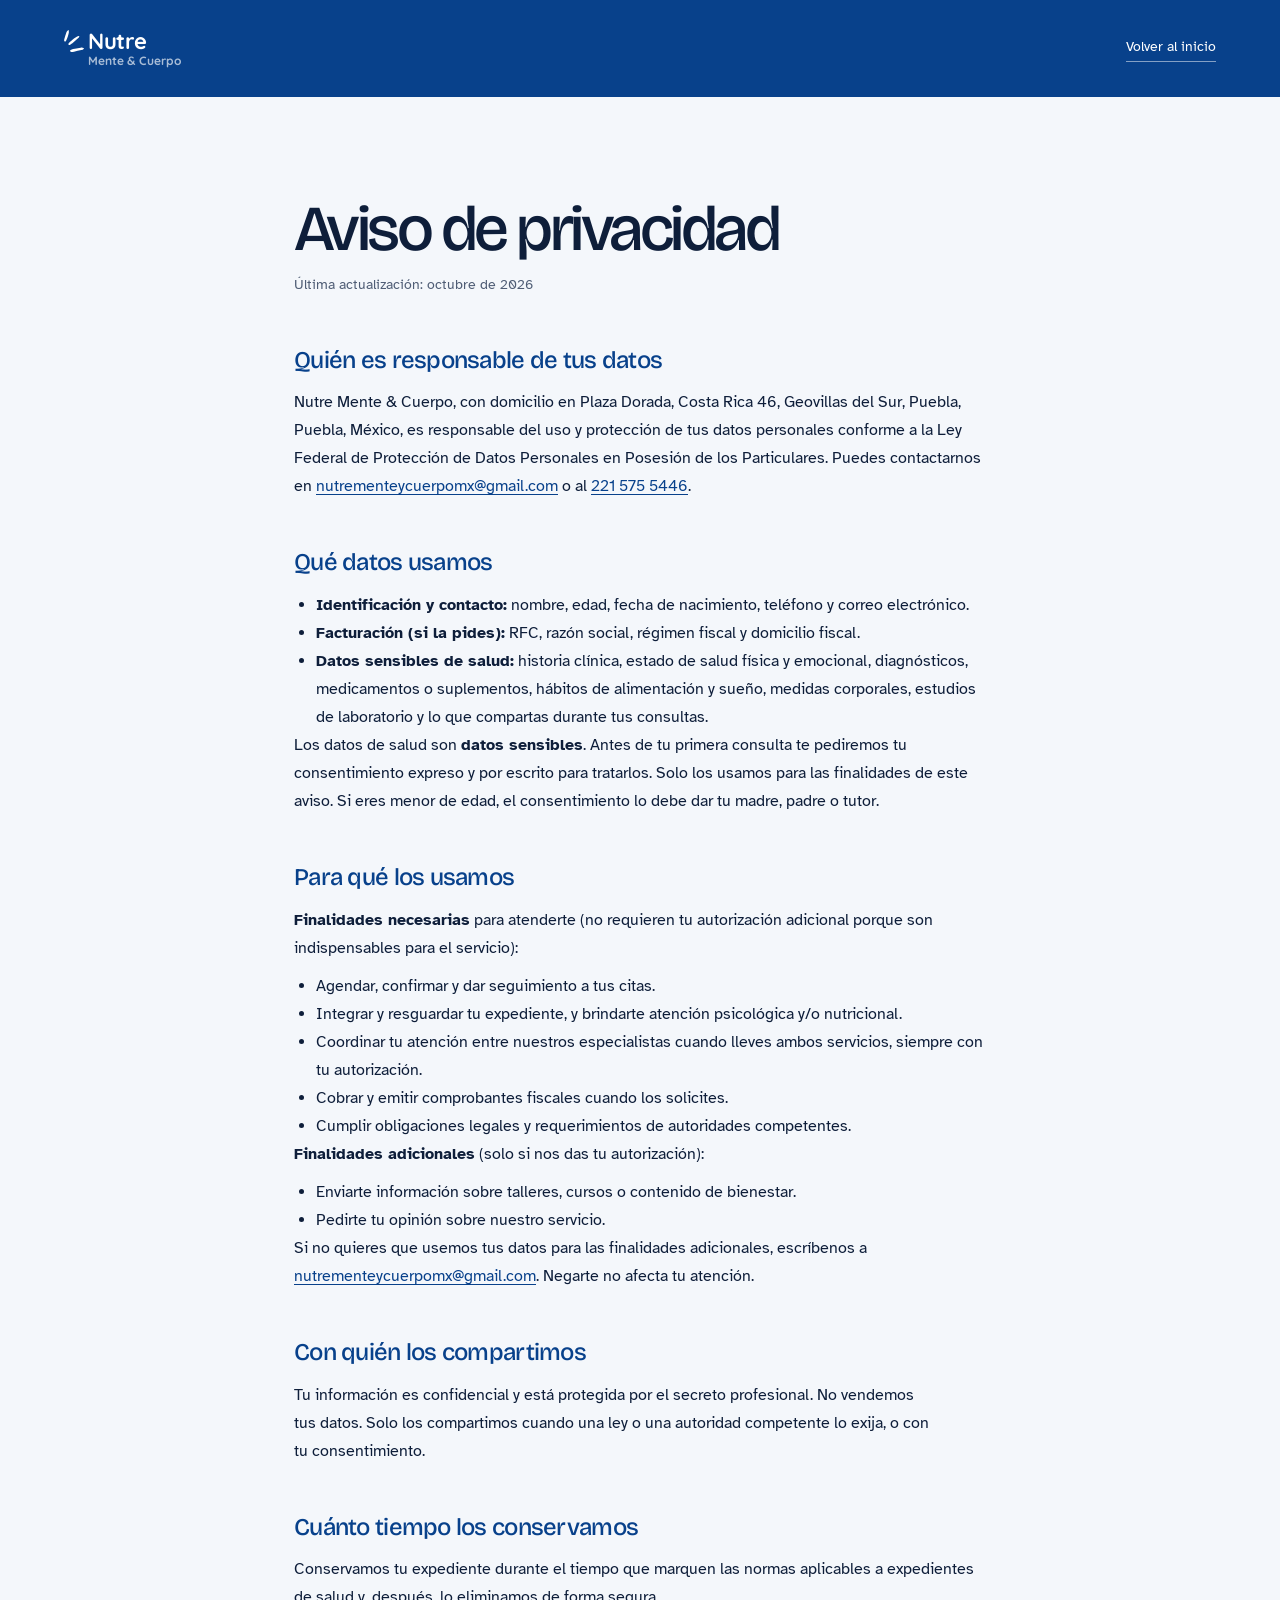
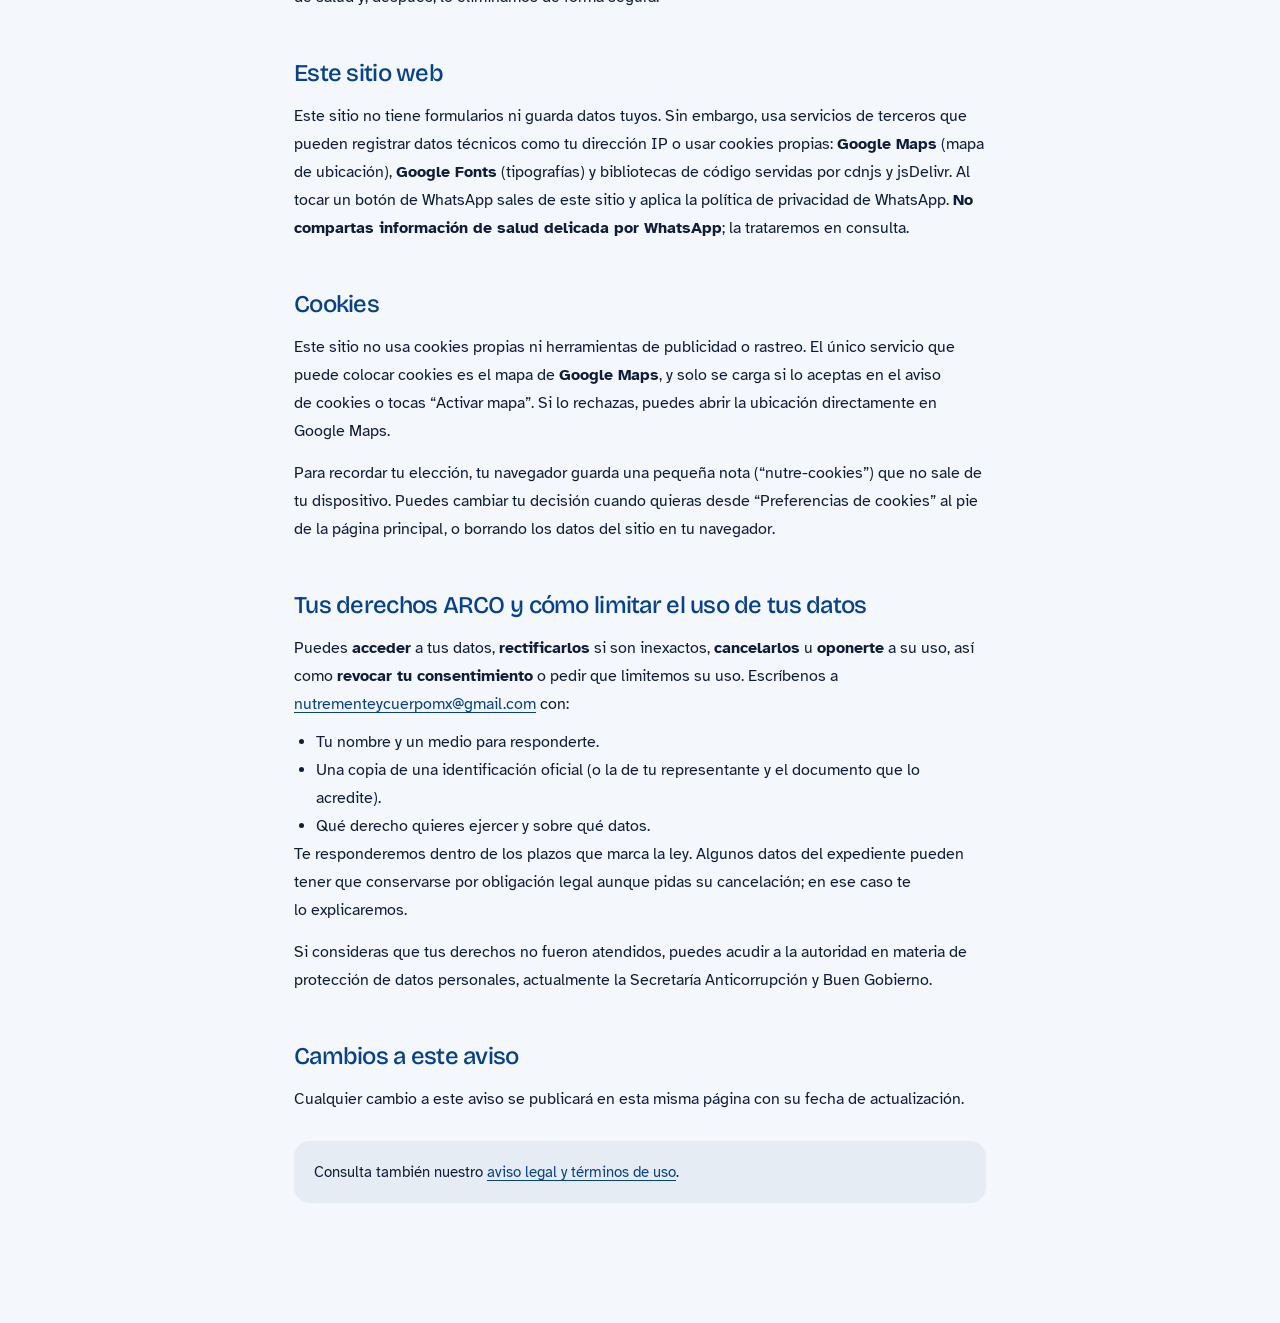
<file: aviso-de-privacidad.html>
<!doctype html>
<html lang="es">
  <head>
    <meta charset="UTF-8" />
    <meta name="viewport" content="width=device-width, initial-scale=1.0" />
    <title>Aviso de privacidad | Nutre Mente & Cuerpo</title>
    <meta name="robots" content="noindex" />
    <meta name="theme-color" content="#08418b" />
    <link rel="icon" href="favicon.svg" type="image/svg+xml" />
    <link rel="preconnect" href="https://fonts.googleapis.com" />
    <link rel="preconnect" href="https://fonts.gstatic.com" crossorigin />
    <link rel="stylesheet" href="https://fonts.googleapis.com/css2?family=Atkinson+Hyperlegible:ital,wght@0,400;0,700;1,400&family=Bricolage+Grotesque:opsz,wght@12..96,400..700&family=Quicksand:wght@500;700&display=swap" />
    <link rel="stylesheet" href="styles.css" />
    <style>
      .legal-page { max-width: 820px; margin: 0 auto; padding: 60px 5vw 120px; }
      .legal-top { padding: 30px 5vw; display: flex; align-items: center; justify-content: space-between; color: white; background: var(--forest); }
      .legal-top a.back { font-size: 14px; border-bottom: 1px solid rgba(255,255,255,.5); padding-bottom: 3px; }
      .legal-page h1 { margin: 40px 0 12px; font: 500 clamp(40px,6vw,64px)/1 var(--display); letter-spacing: -.055em; }
      .legal-page .updated { color: var(--muted); font-size: 14px; }
      .legal-page h2 { margin: 48px 0 14px; font: 500 24px/1.2 var(--display); letter-spacing: -.03em; color: var(--forest); }
      .legal-page p, .legal-page li { color: var(--ink); font-size: 16px; line-height: 1.75; }
      .legal-page p + p { margin-top: 14px; }
      .legal-page ul { margin: 10px 0 0; padding-left: 22px; list-style: disc; }
      .legal-page .note { margin-top: 28px; padding: 18px 20px; border-radius: 16px; background: var(--cream); font-size: 15px; }
      .legal-page a { color: var(--forest); text-decoration: underline; text-underline-offset: 3px; }
    </style>
  </head>
  <body>
    <header class="legal-top">
      <a class="brand brand-light" href="index.html" aria-label="Nutre Mente & Cuerpo, inicio">
        <svg aria-hidden="true" class="mark" viewBox="-0.5 0 265.9 295.4"><path d="M265.4,250.5c-9.2,10.7-21.2,15.6-34.9,18.4c-32.8,6.8-65.4,14.8-98.2,21.7c-10.9,2.2-21.9,3.6-32.9,4.2c-10.1,0.6-17-4.6-18.6-12.2c-1.6-7.9,3-16.1,13.2-18.7c16.8-4.3,34-7,51-10.6c25.8-5.4,51.4-11.5,77.2-16.2c15-2.8,29.9-0.7,43.1,8L265.4,250.5z M56.4,0c-11.1,6.7-20,15.6-24.1,27.9c-10.6,31.8-20.7,63.8-30.4,96c-1.9,6.3-2.4,13-1.5,19.5c0.6,4.3,4.3,10.3,7.8,11.3c4.1,1.1,9.9-1.8,14.2-4.2c2.5-1.4,4.1-5.1,5.4-8.1c14.8-35.8,29.3-71.7,35.6-110.1C65.1,22,61.3,10.8,60,0H56.4z M175.2,87.6c-28.9,18.3-58.2,35.8-81.7,61.4c-5.6,6.1-12.9,10.7-19,16.4c-5.4,5.1-11,10.2-15.2,16.3c-3.8,5.4-4,12.1,1.4,17.3c5.1,4.9,11.3,4.4,16.7,1.1c11.5-7,23.4-13.7,33.7-22.2c20.5-17.1,40.1-35.2,59.9-53c7.8-7,15.6-14.1,23.1-21.4c5.8-5.7,10.5-12.2,9.6-21.6C193,79.2,183.7,82.2,175.2,87.6z" /></svg>
        <span><strong>Nutre</strong><small>Mente &amp; Cuerpo</small></span>
      </a>
      <a class="back" href="index.html">Volver al inicio</a>
    </header>

    <!-- Plantilla base actualizada a la LFPDPPP publicada el 20 de marzo de 2025. Debe revisarla el consultorio, idealmente con un abogado, antes de publicarla. -->
    <main class="legal-page">
      <h1>Aviso de privacidad</h1>
      <p class="updated">Última actualización: octubre de 2026</p>

      <h2>Quién es responsable de tus datos</h2>
      <p>
        <!-- PENDIENTE: nombre completo de la persona física o razón social responsable -->
        Nutre Mente &amp; Cuerpo, con domicilio en Plaza Dorada, Costa Rica 46, Geovillas del Sur, Puebla, Puebla,
        México, es responsable del uso y protección de tus datos personales conforme a la Ley Federal de
        Protección de Datos Personales en Posesión de los Particulares. Puedes contactarnos en
        <a href="mailto:nutrementeycuerpomx@gmail.com">nutrementeycuerpomx@gmail.com</a> o al
        <a href="tel:+522215755446">221 575 5446</a>.
      </p>

      <h2>Qué datos usamos</h2>
      <ul>
        <li><strong>Identificación y contacto:</strong> nombre, edad, fecha de nacimiento, teléfono y correo electrónico.</li>
        <li><strong>Facturación (si la pides):</strong> RFC, razón social, régimen fiscal y domicilio fiscal.</li>
        <li>
          <strong>Datos sensibles de salud:</strong> historia clínica, estado de salud física y emocional,
          diagnósticos, medicamentos o suplementos, hábitos de alimentación y sueño, medidas corporales,
          estudios de laboratorio y lo que compartas durante tus consultas.
        </li>
      </ul>
      <p>
        Los datos de salud son <strong>datos sensibles</strong>. Antes de tu primera consulta te pediremos tu
        consentimiento expreso y por escrito para tratarlos. Solo los usamos para las finalidades de este aviso.
        Si eres menor de edad, el consentimiento lo debe dar tu madre, padre o tutor.
      </p>

      <h2>Para qué los usamos</h2>
      <p><strong>Finalidades necesarias</strong> para atenderte (no requieren tu autorización adicional porque son indispensables para el servicio):</p>
      <ul>
        <li>Agendar, confirmar y dar seguimiento a tus citas.</li>
        <li>Integrar y resguardar tu expediente, y brindarte atención psicológica y/o nutricional.</li>
        <li>Coordinar tu atención entre nuestros especialistas cuando lleves ambos servicios, siempre con tu autorización.</li>
        <li>Cobrar y emitir comprobantes fiscales cuando los solicites.</li>
        <li>Cumplir obligaciones legales y requerimientos de autoridades competentes.</li>
      </ul>
      <p><strong>Finalidades adicionales</strong> (solo si nos das tu autorización):</p>
      <ul>
        <li>Enviarte información sobre talleres, cursos o contenido de bienestar.</li>
        <li>Pedirte tu opinión sobre nuestro servicio.</li>
      </ul>
      <p>
        Si no quieres que usemos tus datos para las finalidades adicionales, escríbenos a
        <a href="mailto:nutrementeycuerpomx@gmail.com">nutrementeycuerpomx@gmail.com</a>. Negarte no afecta tu atención.
      </p>

      <h2>Con quién los compartimos</h2>
      <p>
        Tu información es confidencial y está protegida por el secreto profesional. No vendemos tus datos.
        Solo los compartimos cuando una ley o una autoridad competente lo exija, o con tu consentimiento.
      </p>

      <h2>Cuánto tiempo los conservamos</h2>
      <p>
        Conservamos tu expediente durante el tiempo que marquen las normas aplicables a expedientes de salud
        y, después, lo eliminamos de forma segura.
      </p>

      <h2>Este sitio web</h2>
      <p>
        Este sitio no tiene formularios ni guarda datos tuyos. Sin embargo, usa servicios de terceros que pueden
        registrar datos técnicos como tu dirección IP o usar cookies propias: <strong>Google Maps</strong> (mapa de
        ubicación), <strong>Google Fonts</strong> (tipografías) y bibliotecas de código servidas por cdnjs y jsDelivr.
        Al tocar un botón de WhatsApp sales de este sitio y aplica la política de privacidad de WhatsApp.
        <strong>No compartas información de salud delicada por WhatsApp</strong>; la trataremos en consulta.
      </p>

      <h2>Cookies</h2>
      <p>
        Este sitio no usa cookies propias ni herramientas de publicidad o rastreo. El único servicio que puede
        colocar cookies es el mapa de <strong>Google Maps</strong>, y solo se carga si lo aceptas en el aviso de
        cookies o tocas “Activar mapa”. Si lo rechazas, puedes abrir la ubicación directamente en Google Maps.
      </p>
      <p>
        Para recordar tu elección, tu navegador guarda una pequeña nota (“nutre-cookies”) que no sale de tu
        dispositivo. Puedes cambiar tu decisión cuando quieras desde “Preferencias de cookies” al pie de la página
        principal, o borrando los datos del sitio en tu navegador.
      </p>

      <h2>Tus derechos ARCO y cómo limitar el uso de tus datos</h2>
      <p>
        Puedes <strong>acceder</strong> a tus datos, <strong>rectificarlos</strong> si son inexactos,
        <strong>cancelarlos</strong> u <strong>oponerte</strong> a su uso, así como <strong>revocar tu consentimiento</strong>
        o pedir que limitemos su uso. Escríbenos a
        <a href="mailto:nutrementeycuerpomx@gmail.com">nutrementeycuerpomx@gmail.com</a> con:
      </p>
      <ul>
        <li>Tu nombre y un medio para responderte.</li>
        <li>Una copia de una identificación oficial (o la de tu representante y el documento que lo acredite).</li>
        <li>Qué derecho quieres ejercer y sobre qué datos.</li>
      </ul>
      <p>
        Te responderemos dentro de los plazos que marca la ley. Algunos datos del expediente pueden tener que
        conservarse por obligación legal aunque pidas su cancelación; en ese caso te lo explicaremos.
      </p>
      <p>
        Si consideras que tus derechos no fueron atendidos, puedes acudir a la autoridad en materia de protección
        de datos personales, actualmente la Secretaría Anticorrupción y Buen Gobierno.
      </p>

      <h2>Cambios a este aviso</h2>
      <p>Cualquier cambio a este aviso se publicará en esta misma página con su fecha de actualización.</p>

      <p class="note">Consulta también nuestro <a href="aviso-legal.html">aviso legal y términos de uso</a>.</p>
    </main>
  </body>
</html>
</file>
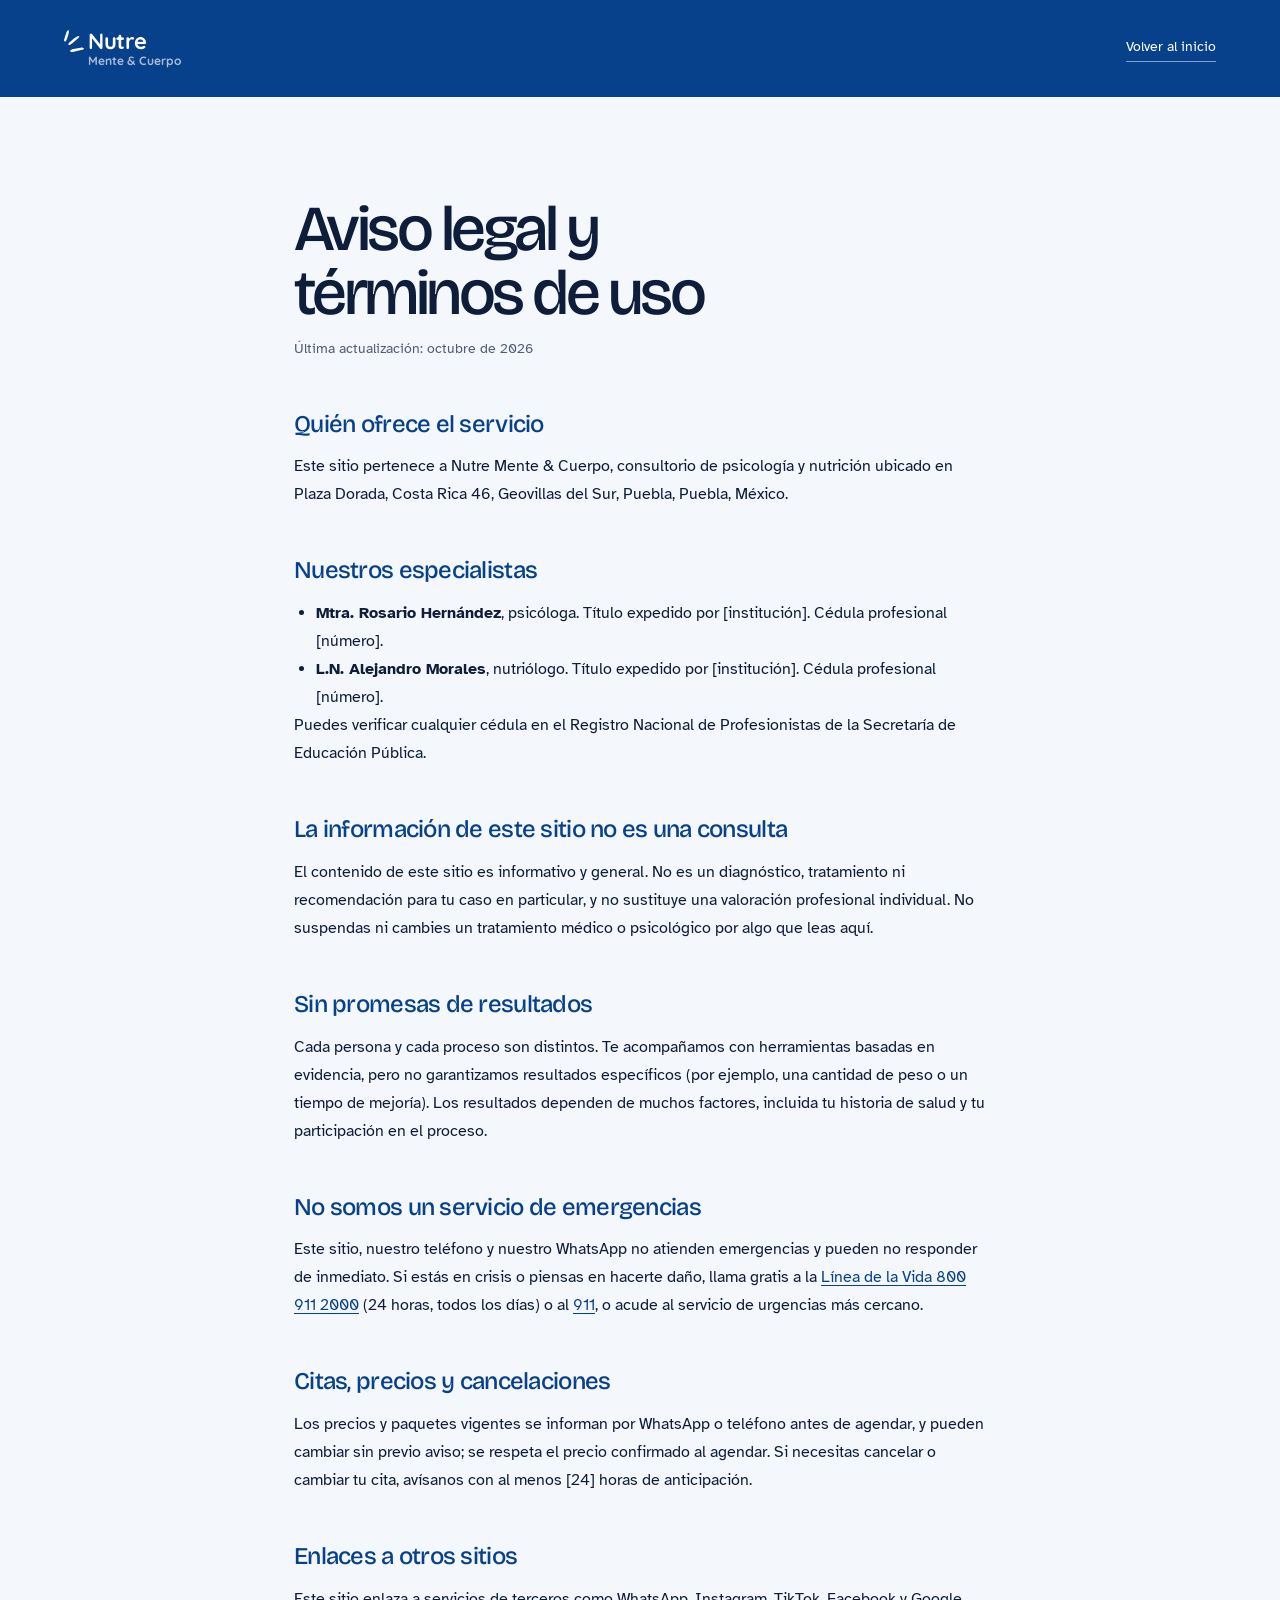
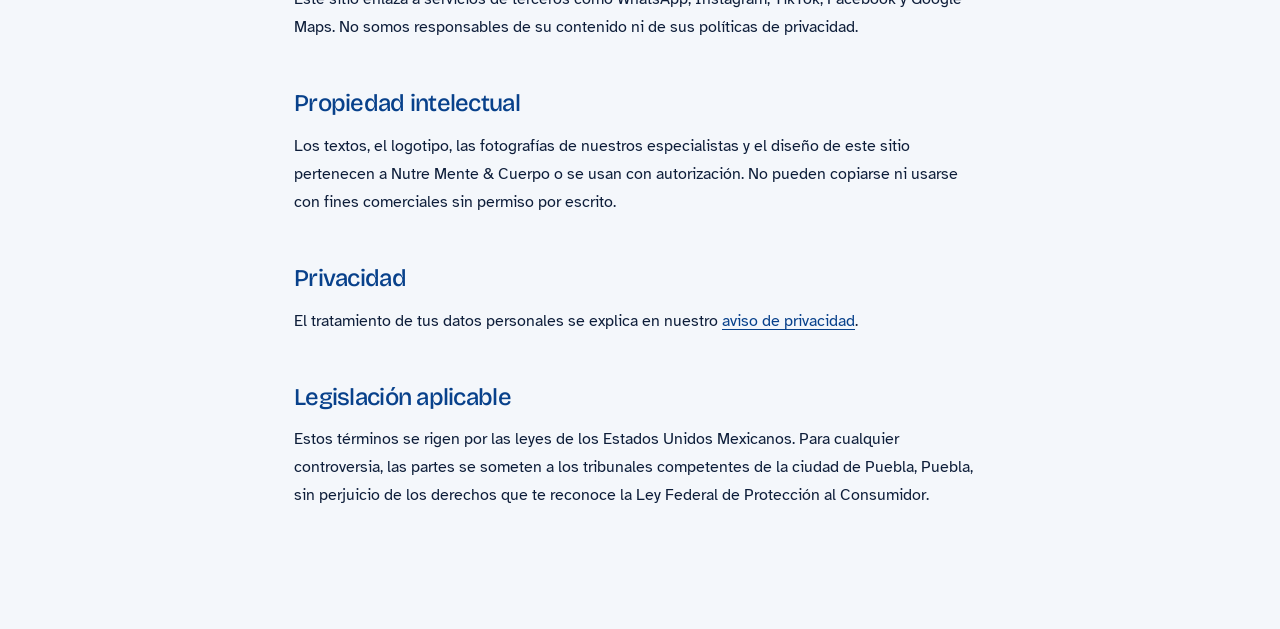
<file: aviso-legal.html>
<!doctype html>
<html lang="es">
  <head>
    <meta charset="UTF-8" />
    <meta name="viewport" content="width=device-width, initial-scale=1.0" />
    <title>Aviso legal | Nutre Mente & Cuerpo</title>
    <meta name="robots" content="noindex" />
    <meta name="theme-color" content="#08418b" />
    <link rel="icon" href="favicon.svg" type="image/svg+xml" />
    <link rel="preconnect" href="https://fonts.googleapis.com" />
    <link rel="preconnect" href="https://fonts.gstatic.com" crossorigin />
    <link rel="stylesheet" href="https://fonts.googleapis.com/css2?family=Atkinson+Hyperlegible:ital,wght@0,400;0,700;1,400&family=Bricolage+Grotesque:opsz,wght@12..96,400..700&family=Quicksand:wght@500;700&display=swap" />
    <link rel="stylesheet" href="styles.css" />
    <style>
      .legal-page { max-width: 820px; margin: 0 auto; padding: 60px 5vw 120px; }
      .legal-top { padding: 30px 5vw; display: flex; align-items: center; justify-content: space-between; color: white; background: var(--forest); }
      .legal-top a.back { font-size: 14px; border-bottom: 1px solid rgba(255,255,255,.5); padding-bottom: 3px; }
      .legal-page h1 { margin: 40px 0 12px; font: 500 clamp(40px,6vw,64px)/1 var(--display); letter-spacing: -.055em; }
      .legal-page .updated { color: var(--muted); font-size: 14px; }
      .legal-page h2 { margin: 48px 0 14px; font: 500 24px/1.2 var(--display); letter-spacing: -.03em; color: var(--forest); }
      .legal-page p, .legal-page li { color: var(--ink); font-size: 16px; line-height: 1.75; }
      .legal-page p + p { margin-top: 14px; }
      .legal-page ul { margin: 10px 0 0; padding-left: 22px; list-style: disc; }
      .legal-page .note { margin-top: 28px; padding: 18px 20px; border-radius: 16px; background: var(--cream); font-size: 15px; }
      .legal-page a { color: var(--forest); text-decoration: underline; text-underline-offset: 3px; }
    </style>
  </head>
  <body>
    <header class="legal-top">
      <a class="brand brand-light" href="index.html" aria-label="Nutre Mente & Cuerpo, inicio">
        <svg aria-hidden="true" class="mark" viewBox="-0.5 0 265.9 295.4"><path d="M265.4,250.5c-9.2,10.7-21.2,15.6-34.9,18.4c-32.8,6.8-65.4,14.8-98.2,21.7c-10.9,2.2-21.9,3.6-32.9,4.2c-10.1,0.6-17-4.6-18.6-12.2c-1.6-7.9,3-16.1,13.2-18.7c16.8-4.3,34-7,51-10.6c25.8-5.4,51.4-11.5,77.2-16.2c15-2.8,29.9-0.7,43.1,8L265.4,250.5z M56.4,0c-11.1,6.7-20,15.6-24.1,27.9c-10.6,31.8-20.7,63.8-30.4,96c-1.9,6.3-2.4,13-1.5,19.5c0.6,4.3,4.3,10.3,7.8,11.3c4.1,1.1,9.9-1.8,14.2-4.2c2.5-1.4,4.1-5.1,5.4-8.1c14.8-35.8,29.3-71.7,35.6-110.1C65.1,22,61.3,10.8,60,0H56.4z M175.2,87.6c-28.9,18.3-58.2,35.8-81.7,61.4c-5.6,6.1-12.9,10.7-19,16.4c-5.4,5.1-11,10.2-15.2,16.3c-3.8,5.4-4,12.1,1.4,17.3c5.1,4.9,11.3,4.4,16.7,1.1c11.5-7,23.4-13.7,33.7-22.2c20.5-17.1,40.1-35.2,59.9-53c7.8-7,15.6-14.1,23.1-21.4c5.8-5.7,10.5-12.2,9.6-21.6C193,79.2,183.7,82.2,175.2,87.6z" /></svg>
        <span><strong>Nutre</strong><small>Mente &amp; Cuerpo</small></span>
      </a>
      <a class="back" href="index.html">Volver al inicio</a>
    </header>

    <!-- Plantilla base. Debe revisarla el consultorio, idealmente con un abogado, antes de publicarla. -->
    <main class="legal-page">
      <h1>Aviso legal y términos de uso</h1>
      <p class="updated">Última actualización: octubre de 2026</p>

      <h2>Quién ofrece el servicio</h2>
      <p>
        <!-- PENDIENTE: nombre completo o razón social del titular del consultorio -->
        Este sitio pertenece a Nutre Mente &amp; Cuerpo, consultorio de psicología y nutrición ubicado en
        Plaza Dorada, Costa Rica 46, Geovillas del Sur, Puebla, Puebla, México.
      </p>

      <h2>Nuestros especialistas</h2>
      <!-- OBLIGATORIO (Art. 83 Ley General de Salud): institución que expidió el título y número de cédula profesional -->
      <ul>
        <li><strong>Mtra. Rosario Hernández</strong>, psicóloga. Título expedido por [institución]. Cédula profesional [número].</li>
        <li><strong>L.N. Alejandro Morales</strong>, nutriólogo. Título expedido por [institución]. Cédula profesional [número].</li>
      </ul>
      <p>Puedes verificar cualquier cédula en el Registro Nacional de Profesionistas de la Secretaría de Educación Pública.</p>

      <h2>La información de este sitio no es una consulta</h2>
      <p>
        El contenido de este sitio es informativo y general. No es un diagnóstico, tratamiento ni recomendación
        para tu caso en particular, y no sustituye una valoración profesional individual. No suspendas ni cambies
        un tratamiento médico o psicológico por algo que leas aquí.
      </p>

      <h2>Sin promesas de resultados</h2>
      <p>
        Cada persona y cada proceso son distintos. Te acompañamos con herramientas basadas en evidencia, pero no
        garantizamos resultados específicos (por ejemplo, una cantidad de peso o un tiempo de mejoría). Los resultados
        dependen de muchos factores, incluida tu historia de salud y tu participación en el proceso.
      </p>

      <h2>No somos un servicio de emergencias</h2>
      <p>
        Este sitio, nuestro teléfono y nuestro WhatsApp no atienden emergencias y pueden no responder de inmediato.
        Si estás en crisis o piensas en hacerte daño, llama gratis a la <a href="tel:8009112000">Línea de la Vida
        800 911 2000</a> (24 horas, todos los días) o al <a href="tel:911">911</a>, o acude al servicio de urgencias
        más cercano.
      </p>

      <h2>Citas, precios y cancelaciones</h2>
      <!-- PENDIENTE: el consultorio debe definir su política de cancelación y anticipación -->
      <p>
        Los precios y paquetes vigentes se informan por WhatsApp o teléfono antes de agendar, y pueden cambiar
        sin previo aviso; se respeta el precio confirmado al agendar. Si necesitas cancelar o cambiar tu cita,
        avísanos con al menos [24] horas de anticipación.
      </p>

      <h2>Enlaces a otros sitios</h2>
      <p>
        Este sitio enlaza a servicios de terceros como WhatsApp, Instagram, TikTok, Facebook y Google Maps.
        No somos responsables de su contenido ni de sus políticas de privacidad.
      </p>

      <h2>Propiedad intelectual</h2>
      <p>
        Los textos, el logotipo, las fotografías de nuestros especialistas y el diseño de este sitio pertenecen a
        Nutre Mente &amp; Cuerpo o se usan con autorización. No pueden copiarse ni usarse con fines comerciales sin
        permiso por escrito.
      </p>

      <h2>Privacidad</h2>
      <p>El tratamiento de tus datos personales se explica en nuestro <a href="aviso-de-privacidad.html">aviso de privacidad</a>.</p>

      <h2>Legislación aplicable</h2>
      <p>
        Estos términos se rigen por las leyes de los Estados Unidos Mexicanos. Para cualquier controversia, las partes
        se someten a los tribunales competentes de la ciudad de Puebla, Puebla, sin perjuicio de los derechos que te
        reconoce la Ley Federal de Protección al Consumidor.
      </p>
    </main>
  </body>
</html>
</file>
<file: styles.css>
/* Reset base (equivalente al preflight de Tailwind v4 que usaba el proyecto de Figma Make) */
@layer base {
*, ::after, ::before, ::backdrop { box-sizing: border-box; margin: 0; padding: 0; border: 0 solid; }
html { line-height: 1.5; -webkit-text-size-adjust: 100%; tab-size: 4; -webkit-tap-highlight-color: transparent; }
h1, h2, h3, h4, h5, h6 { font-size: inherit; font-weight: inherit; }
a { color: inherit; -webkit-text-decoration: inherit; text-decoration: inherit; }
b, strong { font-weight: bolder; }
small { font-size: 80%; }
img, svg, video, canvas { display: block; vertical-align: middle; }
img, video { max-width: 100%; height: auto; }
button { font: inherit; font-feature-settings: inherit; font-variation-settings: inherit; letter-spacing: inherit; color: inherit; border-radius: 0; background-color: transparent; opacity: 1; }
button { appearance: button; }
}

:root {
  --forest: #08418b;
  --forest-deep: #052a5c;
  --sage: #b9d7c4;
  --lime: #d8e9a7;
  --cream: #f2f0e9;
  --paper: #fbfaf6;
  --ink: #0e1e3a;
  --muted: #4f5d75;
  --line: rgba(14, 30, 58, 0.18);
  font-family: var(--text);
  color: var(--ink);
  background: var(--paper);
  font-synthesis: none;
}

* { box-sizing: border-box; }
html { scroll-behavior: smooth; }
body { margin: 0; min-width: 320px; background: var(--paper); }
a { color: inherit; text-decoration: none; }
button, a { font: inherit; }
button:focus-visible, a:focus-visible { outline: 2px solid var(--lime); outline-offset: 4px; }
.site { overflow: hidden; }

.topbar {
  position: absolute;
  z-index: 50;
  top: 0;
  left: 0;
  width: 100%;
  height: 112px;
  padding: 0 3.2vw;
  display: flex;
  align-items: center;
  justify-content: space-between;
  color: white;
}

.brand { display: flex; align-items: center; gap: 12px; width: fit-content; }
.mark { width: 20px; height: 22px; align-self: flex-start; margin-right: -8px; fill: var(--forest); }
.brand > span { display: grid; line-height: 1; }
.brand strong { font: 700 20px/1 var(--display); letter-spacing: -0.05em; }
.brand small { margin-top: 5px; font-size: 9px; font-weight: 600; letter-spacing: 0.17em; text-transform: uppercase; }
.brand-light .mark { fill: white; }
.brand-light small { color: rgba(255,255,255,.65); }

.topbar-actions { display: flex; align-items: center; gap: 36px; }
.top-contact { padding-bottom: 4px; border-bottom: 1px solid rgba(255,255,255,.5); font-size: 13px; }
.menu-trigger { padding: 0; border: 0; display: flex; align-items: center; gap: 15px; color: white; background: none; cursor: pointer; }
.menu-trigger > span { font-size: 13px; }
.menu-trigger i { width: 50px; height: 50px; border: 1px solid rgba(255,255,255,.6); border-radius: 50%; display: grid; place-content: center; gap: 6px; }
.menu-trigger b { display: block; width: 17px; height: 1px; background: white; transition: transform .3s ease; }
.menu-trigger i.active b:first-child { transform: translateY(3.5px) rotate(45deg); }
.menu-trigger i.active b:last-child { transform: translateY(-3.5px) rotate(-45deg); }

.menu-panel { position: fixed; z-index: 40; inset: 0; overflow-y: auto; visibility: hidden; color: white; background: var(--forest-deep); transform: translateY(-100%); transition: transform .65s cubic-bezier(.77,0,.18,1), visibility 0s linear .65s; }
.menu-panel.open { visibility: visible; transform: translateY(0); transition: transform .65s cubic-bezier(.77,0,.18,1), visibility 0s; }
.menu-panel-inner { width: min(1000px,90%); margin: clamp(100px, 18vh, 150px) auto 40px; }
.menu-panel-inner > a span { font-size: clamp(30px, min(5vw, 7.5vh), 62px) !important; }
.menu-label { display: block; margin-bottom: 20px; color: var(--sage); font-size: 12px; text-transform: uppercase; letter-spacing: .14em; }
.menu-panel-inner > a { padding: 20px 0; border-top: 1px solid rgba(255,255,255,.16); display: grid; grid-template-columns: 70px 1fr 34px; align-items: center; }
.menu-panel-inner > a small { color: var(--sage); }
.menu-panel-inner > a span { font: 500 clamp(32px,5vw,62px)/1 var(--display); letter-spacing: -.04em; }
.menu-panel svg, .circle-link svg, .pill-link svg, .service-row svg, .person-info svg { width: 20px; stroke: currentColor; stroke-width: 1.4; }

.hero { position: relative; height: 100svh; min-height: 720px; color: white; background: var(--forest-deep); }
.hero > img { position: absolute; inset: 0; width: 100%; height: 100%; object-fit: cover; object-position: center 45%; animation: heroZoom 12s ease-out both; }
.hero-shade { position: absolute; inset: 0; background: linear-gradient(90deg,rgba(2,16,40,.72) 0%,rgba(2,16,40,.26) 55%,rgba(2,16,40,.18)),linear-gradient(0deg,rgba(2,16,40,.72),transparent 50%); }
.hero-content { position: relative; z-index: 2; width: 100%; height: 100%; padding: 190px 5vw 55px; display: flex; flex-direction: column; justify-content: flex-end; }
.hero-kicker { margin-bottom: 26px; font-size: 12px; font-weight: 600; letter-spacing: .18em; text-transform: uppercase; }
.hero-title { max-width: 1080px; font: 500 clamp(60px,8.5vw,126px)/.88 var(--display); letter-spacing: -.07em; }
.hero-title > span:not(.w) { display: block; margin-left: 10vw; font-weight: 400; color: var(--lime); }
.hero-bottom { margin-top: 45px; padding-top: 25px; border-top: 1px solid rgba(255,255,255,.35); display: flex; align-items: center; justify-content: space-between; }
.hero-bottom p { max-width: 455px; margin: 0; color: rgba(255,255,255,.8); font-size: 16px; line-height: 1.7; }
.circle-link { width: 58px; height: 58px; border: 1px solid rgba(255,255,255,.6); border-radius: 50%; display: grid; place-items: center; transform: rotate(90deg); transition: background .25s,color .25s; }
.circle-link:hover { color: var(--forest); background: var(--lime); }
.scroll-note { position: absolute; z-index: 3; right: 3.2vw; top: 50%; display: flex; align-items: center; gap: 10px; transform: rotate(90deg) translateX(50%); transform-origin: right center; font-size: 10px; text-transform: uppercase; letter-spacing: .15em; }
.scroll-note span { width: 35px; height: 1px; background: rgba(255,255,255,.7); }

.intro { padding: 120px 5vw 145px; }
.section-tag { display: flex; align-items: center; gap: 14px; color: var(--muted); font-size: 12px; font-weight: 600; letter-spacing: .12em; text-transform: uppercase; }
.section-tag span { color: var(--forest); }
.intro-grid { margin-top: 90px; display: grid; grid-template-columns: 1.4fr .6fr; gap: 12vw; }
.intro-statement { max-width: 850px; font: 500 clamp(43px,5.7vw,82px)/1.06 var(--display); letter-spacing: -.055em; }
.intro-statement em { color: var(--forest); font-style: normal; }
.intro-copy { padding-top: 12px; }
.intro-copy p { margin: 0 0 38px; color: var(--muted); font-size: 17px; line-height: 1.8; }
.pill-link { width: fit-content; min-width: 238px; height: 58px; padding-left: 21px; border: 1px solid var(--ink); border-radius: 999px; display: flex; align-items: center; justify-content: space-between; gap: 20px; font-size: 14px; font-weight: 600; }
.pill-link i { width: 43px; height: 43px; margin-right: 6px; border-radius: 50%; display: grid; place-items: center; color: white; background: var(--forest); transition: transform .3s ease; }
.pill-link:hover i { transform: rotate(45deg); }

.manifesto { min-height: 820px; display: grid; grid-template-columns: 1fr 1fr; color: white; background: var(--forest); }
.manifesto-image { min-height: 700px; overflow: hidden; }
.manifesto-image img { width: 100%; height: 100%; object-fit: cover; object-position: center; transition: transform 1s ease; }
.manifesto:hover .manifesto-image img { transform: scale(1.035); }
.manifesto-content { padding: 8vw 6vw; display: flex; flex-direction: column; justify-content: center; }
.manifesto-content > span { color: var(--sage); font-size: 12px; letter-spacing: .15em; text-transform: uppercase; }
.manifesto-title { margin-top: 32px; font: 400 clamp(39px,4.4vw,65px)/1.08 var(--display); letter-spacing: -.05em; }
.manifesto-title i { color: var(--lime); font-style: normal; }
.manifesto-content > p { max-width: 520px; margin: 35px 0 70px; color: rgba(255,255,255,.72); font-size: 16px; line-height: 1.8; }
.manifesto-facts { padding-top: 28px; border-top: 1px solid rgba(255,255,255,.22); display: grid; grid-template-columns: repeat(3,1fr); }
.manifesto-facts div { display: grid; gap: 7px; }
.manifesto-facts strong { font: 400 32px var(--display); }
.manifesto-facts span { color: rgba(255,255,255,.65); font-size: 11px; line-height: 1.5; text-transform: uppercase; letter-spacing: .08em; }

.services { padding: 135px 5vw; }
.services-head { display: grid; grid-template-columns: .42fr 1fr; align-items: start; }
.section-heading { max-width: 850px; font: 500 clamp(44px,5.5vw,78px)/1 var(--display); letter-spacing: -.06em; }
.section-heading > span:not(.w), .team-heading > span:not(.w), .principles-title > span:not(.w) { display: block; color: var(--forest); }
.service-list { margin-top: 90px; border-bottom: 1px solid var(--line); }
.service-row { min-height: 165px; padding: 28px 15px; border-top: 1px solid var(--line); display: grid; grid-template-columns: 80px 1fr 1fr 60px; align-items: center; gap: 35px; transition: padding .35s ease,background .35s,color .35s; }
.service-row:hover { padding-left: 30px; padding-right: 30px; color: white; background: var(--forest); }
.service-number { align-self: start; padding-top: 7px; color: var(--muted); font-size: 12px; }
.service-main { display: grid; gap: 9px; }
.service-main small { color: var(--muted); font-size: 11px; letter-spacing: .12em; text-transform: uppercase; }
.service-main div { font: 500 clamp(28px,3vw,44px) var(--display); letter-spacing: -.04em; }
.service-row p { max-width: 400px; margin: 0; color: var(--muted); font-size: 15px; line-height: 1.65; }
.service-row > i { width: 49px; height: 49px; border: 1px solid currentColor; border-radius: 50%; display: grid; place-items: center; }
.service-row:hover .service-number,.service-row:hover .service-main small,.service-row:hover p { color: rgba(255,255,255,.65); }

.principles { padding: 95px 0 130px; color: white; background: var(--forest-deep); }
.principles-track { width: max-content; display: flex; gap: 35px; align-items: center; color: rgba(255,255,255,.08); font: 500 10vw var(--display); letter-spacing: -.07em; transform: translateX(-4vw); white-space: nowrap; }
.principles-track i { color: var(--lime); font-style: normal; }
.principles-grid { width: 90%; margin: 85px auto 0; display: grid; grid-template-columns: 1fr 1.1fr; gap: 12vw; }
.principles-title { font: 400 clamp(43px,5vw,70px)/1.05 var(--display); letter-spacing: -.055em; }
.principles-title > span:not(.w) { color: var(--lime); }
.principle { padding: 29px 0; border-top: 1px solid rgba(255,255,255,.18); display: grid; grid-template-columns: 55px 150px 1fr; gap: 25px; align-items: start; }
.principle > span { color: var(--sage); font-size: 12px; }
.principle strong { font: 500 20px var(--display); }
.principle p { margin: 0; color: rgba(255,255,255,.65); font-size: 14px; line-height: 1.7; }

.team { padding: 130px 5vw 150px; }
.team-heading { max-width: 900px; margin: 65px 0 75px; font: 500 clamp(47px,6vw,86px)/1 var(--display); letter-spacing: -.06em; }
.team-grid { display: grid; grid-template-columns: 1fr 1fr; gap: 24px; }
.person { display: grid; grid-template-columns: 1fr 1fr; min-height: 500px; background: var(--cream); }
.person-visual { position: relative; display: grid; place-items: center; overflow: hidden; }
.person-one .person-visual { background: var(--mente); }
.person-two .person-visual { background: var(--cuerpo); }
.person-visual::before { content:""; position:absolute; width: 290px; height: 290px; border: 55px solid rgba(255,255,255,.3); border-radius: 50%; }
.person-visual > img { position: absolute; inset: 0; width: 100%; height: 100%; object-fit: cover; object-position: center bottom; transition: transform .6s ease; }
.person:hover .person-visual > img { transform: scale(1.04); }
.person-visual small { position: absolute; left: 22px; bottom: 22px; padding: 8px 12px; border-radius: 99px; color: white; background: var(--forest); font-size: 11px; text-transform: uppercase; letter-spacing: .1em; }
.person-info { padding: 40px 30px; display: flex; flex-direction: column; justify-content: flex-end; }
.person-info > span { color: var(--muted); font-size: 11px; letter-spacing: .14em; text-transform: uppercase; }
.person-info > strong { margin-top: 12px; font: 500 28px/1.18 var(--display); letter-spacing: -.04em; }
.person-info p { margin: 20px 0 35px; color: var(--muted); font-size: 14px; line-height: 1.7; }
.person-info a { display: flex; align-items: center; gap: 9px; font-size: 13px; font-weight: 600; }
.person-info a svg { width: 15px; }

.contact { position: relative; padding: 130px 5vw 40px; overflow: hidden; color: white; background: var(--forest); }
.contact-watermark { position: absolute; left: -2vw; top: -2vw; color: rgba(255,255,255,.045); font: 500 19vw var(--display); letter-spacing: -.09em; white-space: nowrap; }
.contact-inner { position: relative; z-index: 2; min-height: 390px; display: flex; align-items: center; justify-content: space-between; gap: 50px; }
.contact-inner > div > span { color: var(--lime); font-size: 12px; letter-spacing: .15em; text-transform: uppercase; }
.contact-inner > div > div { max-width: 850px; margin-top: 25px; font: 400 clamp(52px,6.7vw,95px)/.98 var(--display); letter-spacing: -.065em; }
.pill-light { flex: 0 0 auto; color: white; border-color: rgba(255,255,255,.6); }
.pill-light i { color: var(--forest); background: var(--lime); }
.contact-details { position: relative; z-index: 2; padding-top: 38px; border-top: 1px solid rgba(255,255,255,.18); display: grid; grid-template-columns: 1fr 1.4fr 1fr 1fr 1.5fr .9fr; gap: 32px; align-items: end; }
.contact-details span { line-height: 1.6; }
.contact-details a:hover { color: var(--lime); }
.contact-details span > a { white-space: nowrap; }
.contact-details > div { display: grid; gap: 8px; }
.contact-details small { color: var(--sage); font-size: 10px; text-transform: uppercase; letter-spacing: .13em; }
.contact-details span,.socials a { font-size: 13px; }
.socials { grid-template-columns: 1fr 1fr; }

.reveal { opacity: 0; transform: translateY(35px); transition: opacity .8s ease,transform .8s ease; }
.reveal.visible { opacity: 1; transform: none; }
@keyframes heroZoom { from { transform: scale(1.08); } to { transform: scale(1); } }

@media (max-width: 900px) {
  .hero-title > span:not(.w) { margin-left: 0; }
  .intro-grid,.services-head,.principles-grid { grid-template-columns: 1fr; gap: 45px; }
  .manifesto { grid-template-columns: 1fr; }
  .manifesto-image { min-height: 560px; }
  .manifesto-content { padding: 90px 7vw; }
  .service-row { grid-template-columns: 50px 1fr 50px; }
  .service-row p { grid-column: 2/3; }
  .service-row > i { grid-column: 3; grid-row: 1/3; }
  .team-grid { grid-template-columns: 1fr; }
  .contact-inner { align-items: flex-start; flex-direction: column; justify-content: center; }
  .contact-details { grid-template-columns: 1fr 1fr; }
}

@media (max-width: 620px) {
  .topbar { height: 84px; }
  .top-contact,.menu-trigger > span { display: none; }
  .menu-trigger i { width: 46px; height: 46px; }
  .hero { min-height: 680px; }
  .hero-content { padding: 130px 5vw 40px; }
  .hero-title { font-size: clamp(52px,17vw,76px); }
  .hero-bottom { align-items: flex-end; }
  .hero-bottom p { max-width: 75%; font-size: 14px; }
  .scroll-note { display: none; }
  .intro { padding: 90px 5vw; }
  .intro-grid { margin-top: 50px; }
  .intro-statement { font-size: 42px; }
  .manifesto-image { min-height: 470px; }
  .manifesto-content { padding: 70px 6vw; }
  .manifesto-facts { gap: 12px; }
  .manifesto-facts strong { font-size: 24px; }
  .services { padding: 90px 5vw; }
  .service-list { margin-top: 55px; }
  .service-row { padding: 28px 2px; grid-template-columns: 35px 1fr 44px; gap: 12px; }
  .service-row:hover { padding-left: 12px; padding-right: 12px; }
  .service-row p { font-size: 13px; }
  .principles { padding-top: 65px; }
  .principles-grid { margin-top: 55px; }
  .principle { grid-template-columns: 35px 1fr; }
  .principle p { grid-column: 2; }
  .team { padding: 90px 5vw; }
  .team-heading { margin: 45px 0 55px; }
  .person { grid-template-columns: 1fr; }
  .person-visual { min-height: 320px; }
  .person-info { min-height: 280px; }
  .contact { padding-top: 90px; }
  .contact-details { grid-template-columns: 1fr; }
}

@media (prefers-reduced-motion: reduce) {
  html { scroll-behavior: auto; }
  *,*::before,*::after { animation-duration: .01ms !important; transition-duration: .01ms !important; }
}

/* ---------- Agregados ---------- */
.cedula { margin-top: 8px; color: var(--muted); font-size: 12px; font-style: normal; letter-spacing: .04em; }

.faq { padding: 135px 5vw; background: var(--cream); }
.faq-grid { display: grid; grid-template-columns: .9fr 1.1fr; gap: 8vw; align-items: start; }
.faq-head .section-heading { margin-top: 40px; }
.faq-list { border-bottom: 1px solid var(--line); }
.faq-item { border-top: 1px solid var(--line); }
.faq-item summary { padding: 28px 0; display: flex; align-items: center; justify-content: space-between; gap: 24px; font: 500 clamp(19px,1.7vw,24px)/1.3 var(--display); letter-spacing: -.03em; cursor: pointer; list-style: none; }
.faq-item summary::-webkit-details-marker { display: none; }
.faq-item summary i { position: relative; flex: 0 0 auto; width: 44px; height: 44px; border: 1px solid var(--ink); border-radius: 50%; transition: background .3s, color .3s; }
.faq-item summary i::before, .faq-item summary i::after { content: ""; position: absolute; left: 50%; top: 50%; width: 14px; height: 1.4px; margin: -.7px 0 0 -7px; background: currentColor; transition: transform .3s ease; }
.faq-item summary i::after { transform: rotate(90deg); }
.faq-item[open] summary i { color: white; background: var(--forest); border-color: var(--forest); }
.faq-item[open] summary i::after { transform: rotate(0deg); }
.faq-item summary:hover i { background: var(--lime); }
.faq-item[open] summary:hover i { background: var(--forest); }
.faq-item p { max-width: 560px; margin: -6px 0 30px; color: var(--muted); font-size: 16px; line-height: 1.75; }

.testimonials { padding: 120px 5vw; }
.testimonial-grid { margin-top: 60px; display: grid; grid-template-columns: repeat(3,1fr); gap: 24px; }
.testimonial { margin: 0; padding: 40px 32px; display: flex; flex-direction: column; justify-content: space-between; gap: 40px; background: var(--cream); }
.testimonial blockquote { margin: 0; font: 400 22px/1.35 var(--display); letter-spacing: -.03em; }
.testimonial figcaption { display: grid; gap: 4px; }
.testimonial figcaption strong { font-size: 15px; }
.testimonial figcaption span { color: var(--muted); font-size: 11px; letter-spacing: .12em; text-transform: uppercase; }

.contact-map { position: relative; z-index: 2; height: 340px; margin-bottom: 60px; overflow: hidden; border-radius: 4px; background: var(--forest-deep); }
.contact-map iframe { width: 100%; height: 100%; border: 0; filter: grayscale(.35) contrast(1.05); }

.legal { position: relative; z-index: 2; margin-top: 50px; padding-top: 22px; border-top: 1px solid rgba(255,255,255,.12); display: flex; justify-content: space-between; gap: 20px; color: rgba(255,255,255,.55); font-size: 12px; }
.legal a { text-decoration: underline; text-underline-offset: 3px; }
.legal a:hover { color: var(--lime); }

.wa-float { position: fixed; z-index: 35; right: 22px; bottom: 22px; width: 60px; height: 60px; border-radius: 50%; display: grid; place-items: center; color: var(--forest); background: var(--lime); box-shadow: 0 10px 30px rgba(3,28,64,.35); transition: transform .3s ease, opacity .3s ease; }
.wa-float svg { width: 28px; height: 28px; fill: currentColor; }
.wa-float:hover { transform: scale(1.08); }
.wa-float::after { content: ""; position: absolute; inset: 0; border-radius: 50%; border: 2px solid var(--lime); animation: waPulse 2.6s ease-out infinite; }
.menu-open .wa-float { opacity: 0; pointer-events: none; }
@keyframes waPulse { from { transform: scale(1); opacity: .8; } to { transform: scale(1.6); opacity: 0; } }

@media (max-width: 900px) {
  .faq-grid { grid-template-columns: 1fr; gap: 45px; }
  .testimonial-grid { grid-template-columns: 1fr; }
}

@media (max-width: 620px) {
  .faq { padding: 90px 5vw; }
  .faq-item p { font-size: 15px; }
  .contact-map { height: 260px; margin-bottom: 45px; }
  .legal { flex-direction: column; }
  .wa-float { right: 16px; bottom: 16px; width: 56px; height: 56px; }
  .circle-link { display: none; }
  .person-visual { min-height: 420px; }
  .person-one .person-visual > img { object-position: center top; }
}

@media (prefers-reduced-motion: reduce) {
  .wa-float::after { display: none; }
}

/* ---------- Hero 3D y animaciones ---------- */
.hero { background: radial-gradient(ellipse at 72% 42%, #1658a8 0%, #0b3e85 38%, var(--forest-deep) 75%); }
.hero-canvas { position: absolute; inset: 0; width: 100%; height: 100%; display: block; }
.hero.has-3d .hero-shade { background: linear-gradient(90deg, rgba(2,16,40,.55) 0%, rgba(2,16,40,.12) 55%, transparent), linear-gradient(0deg, rgba(2,16,40,.6), transparent 45%); pointer-events: none; }

html.lenis, html.lenis body { height: auto; }
.lenis.lenis-smooth { scroll-behavior: auto !important; }
.lenis.lenis-stopped { overflow: hidden; }

.w { display: inline-block; overflow: hidden; vertical-align: top; padding-bottom: .14em; margin-bottom: -.14em; }
.wi { display: inline-block; transform-origin: 0 100%; will-change: transform; }

.motion .manifesto-image img,
.motion .person-visual > img { transition: none; }
.motion .wa-float { transition: opacity .3s ease; }
.team-grid { perspective: 1400px; }
.person { transform-style: preserve-3d; }

@media (max-width: 900px) {
  .hero.has-3d .hero-shade { background: linear-gradient(0deg, rgba(2,16,40,.75) 0%, rgba(2,16,40,.35) 55%, rgba(2,16,40,.15)); }
}

/* ---------- Menú: contacto rápido ---------- */
.menu-footer { margin-top: 36px; padding-top: 28px; border-top: 1px solid rgba(255,255,255,.16); display: flex; align-items: center; justify-content: space-between; gap: 24px; flex-wrap: wrap; }
.menu-contact { display: grid; gap: 6px; color: rgba(255,255,255,.7); font-size: 14px; }
.menu-contact a:hover { color: var(--lime); }

/* ---------- Ajustes para teléfono ---------- */
@media (max-width: 620px) {
  .topbar { padding: 0 5vw; }
  .hero-title { font-size: clamp(40px, 12.2vw, 64px); line-height: .94; }
  .hero-bottom p { max-width: calc(100% - 72px); font-size: 15px; }
  .hero.has-3d .hero-shade { background: linear-gradient(180deg, rgba(2,16,40,.55) 0%, transparent 16%), linear-gradient(0deg, rgba(2,16,40,.82) 0%, rgba(2,16,40,.4) 50%, rgba(2,16,40,.1)); }

  .section-heading, .team-heading, .principles-title { font-size: clamp(36px, 10.5vw, 46px); }
  .manifesto-title { font-size: clamp(34px, 9.6vw, 42px); }
  .contact-inner > div > div { font-size: clamp(44px, 12.5vw, 56px); }
  .contact-inner { min-height: 0; padding: 40px 0 50px; }

  .menu-panel-inner { width: 90%; margin-top: 110px; }
  .menu-panel-inner > a { padding: 16px 0; grid-template-columns: 44px 1fr 28px; }
  .menu-panel-inner > a span { font-size: clamp(28px, 9vw, 40px) !important; }
  .menu-footer { flex-direction: column; align-items: flex-start; }
  .menu-footer .pill-link { width: 100%; }

  .pill-link { min-height: 56px; }
  .contact-inner .pill-link { width: 100%; }
  .contact-details { gap: 26px; }
  .contact-details span > a, .socials a { display: inline-block; padding: 6px 0; }
  .socials { gap: 4px 24px; }
  .legal { padding-bottom: 70px; }

  .wa-float { right: calc(16px + env(safe-area-inset-right)); bottom: calc(16px + env(safe-area-inset-bottom)); }
}

/* En pantallas táctiles el "hover" se queda pegado al tocar: lo quitamos */
@media (hover: none) {
  .service-row:hover { padding-left: 15px; padding-right: 15px; color: inherit; background: none; }
  .service-row:hover .service-number, .service-row:hover .service-main small, .service-row:hover p { color: var(--muted); }
  .service-row:active { background: var(--cream); }
  .person:hover .person-visual > img { transform: none; }
}

@media (hover: none) and (max-width: 620px) {
  .service-row:hover { padding-left: 2px; padding-right: 2px; }
}

/* =========================================================
   Refinamiento estilo Apple (skill apple-design)
   ========================================================= */
:root {
  /* Curvas tipo resorte críticamente amortiguado (sin rebote) */
  --ease-out: cubic-bezier(.22, 1, .36, 1);
  --ease-sheet: cubic-bezier(.32, .72, 0, 1);
  font-optical-sizing: auto;
  -webkit-font-smoothing: antialiased;
  -moz-osx-font-smoothing: grayscale;
  text-rendering: optimizeLegibility;
}

/* ---- 1. Respuesta inmediata: el botón reacciona al presionarlo, no al soltarlo ---- */
.pill-link, .circle-link, .wa-float, .menu-trigger i, .faq-item summary i,
.service-row > i, .top-contact, .person-info a, .menu-panel-inner > a {
  transition-property: scale, background, color, border-color, opacity, translate;
  transition-duration: .45s;
  transition-timing-function: var(--ease-out);
}
.motion .wa-float { transition: opacity .3s ease, scale .45s var(--ease-out); }
.pill-link:active, .circle-link:active, .menu-trigger:active i, .faq-item summary:active i,
.service-row:active > i, .person-info a:active { scale: .96; transition-duration: 80ms; }
.top-contact:active, .menu-panel-inner > a:active { opacity: .6; transition-duration: 80ms; }
.wa-float:hover { transform: none; scale: 1.06; }
.wa-float:active { scale: .92; transition-duration: 80ms; }
.pill-link i { transition: transform .5s var(--ease-out); }

/* ---- 2. Barra superior como material translúcido flotante ---- */
.topbar {
  position: fixed;
  transition: height .5s var(--ease-sheet), translate .5s var(--ease-sheet);
}
.topbar::before {
  content: "";
  position: absolute;
  inset: 0;
  z-index: -1;
  background: rgba(3, 28, 64, .8);
  -webkit-backdrop-filter: blur(22px) saturate(170%);
  backdrop-filter: blur(22px) saturate(170%);
  border-bottom: 1px solid rgba(255, 255, 255, .08);
  box-shadow: inset 0 1px 0 rgba(255, 255, 255, .06);
  opacity: 0;
  transition: opacity .45s var(--ease-out);
  pointer-events: none;
}
.topbar.is-floating { height: 76px; }
.topbar.is-floating::before { opacity: 1; }
.topbar.is-hidden { translate: 0 -100%; }
.menu-open .topbar { translate: 0 0; }
.menu-open .topbar::before { opacity: 0; }
.topbar.is-floating .menu-trigger i { width: 44px; height: 44px; }
.menu-trigger i { transition-property: scale, width, height, background, border-color; }

/* ---- 3. El menú nace desde el botón que lo abre ---- */
.menu-panel,
.menu-panel.open { transform: none; }
.menu-panel {
  clip-path: circle(0px at var(--mx, calc(100% - 60px)) var(--my, 56px));
  transition: clip-path .7s var(--ease-sheet), visibility 0s linear .7s;
}
.menu-panel.open {
  clip-path: circle(150vmax at var(--mx, calc(100% - 60px)) var(--my, 56px));
  transition: clip-path .75s var(--ease-sheet), visibility 0s;
}
.menu-label, .menu-panel-inner > a, .menu-footer {
  opacity: 0;
  translate: 0 18px;
  transition: opacity .25s ease, translate .25s ease;
}
.menu-panel.open .menu-label,
.menu-panel.open .menu-panel-inner > a,
.menu-panel.open .menu-footer {
  opacity: 1;
  translate: 0 0;
  transition: opacity .6s var(--ease-out), translate .7s var(--ease-out);
}
.menu-panel.open .menu-label { transition-delay: .12s; }
.menu-panel.open .menu-panel-inner > a:nth-of-type(1) { transition-delay: .16s; }
.menu-panel.open .menu-panel-inner > a:nth-of-type(2) { transition-delay: .2s; }
.menu-panel.open .menu-panel-inner > a:nth-of-type(3) { transition-delay: .24s; }
.menu-panel.open .menu-panel-inner > a:nth-of-type(4) { transition-delay: .28s; }
.menu-panel.open .menu-panel-inner > a:nth-of-type(5) { transition-delay: .32s; }
.menu-panel.open .menu-footer { transition-delay: .38s; }
.menu-trigger b { transition: transform .5s var(--ease-sheet); }

/* ---- 4. Servicios: el hover mueve con transform, no con padding ---- */
.service-row { transition: background .45s var(--ease-out), color .45s var(--ease-out); }
.service-row:hover { padding-left: 15px; padding-right: 15px; }
.service-row > * { transition: translate .55s var(--ease-out), scale .45s var(--ease-out), color .45s var(--ease-out); }
.service-row:hover > :not(i) { translate: 14px 0; }
.service-row:hover > i { translate: -14px 0; }
@media (max-width: 620px) {
  .service-row:hover { padding-left: 2px; padding-right: 2px; }
  .service-row:hover > :not(i) { translate: 8px 0; }
  .service-row:hover > i { translate: -8px 0; }
}
@media (hover: none) {
  .service-row:hover > * { translate: none; }
}

/* ---- 5. Preguntas frecuentes: abren y cierran con movimiento continuo ---- */
.faq-list { interpolate-size: allow-keywords; }
.faq-item::details-content {
  height: 0;
  overflow: clip;
  opacity: 0;
  transition: height .5s var(--ease-sheet), opacity .35s ease, content-visibility .5s allow-discrete;
}
.faq-item[open]::details-content { height: auto; opacity: 1; }
.faq-item summary i::before, .faq-item summary i::after { transition: transform .45s var(--ease-sheet); }

/* ---- 6. Aparición al hacer scroll: más corta y sin rebote ---- */
.reveal { transform: translateY(28px); transition: opacity .9s var(--ease-out), transform 1s var(--ease-out); }

/* ---- 7. Tarjetas del equipo: profundidad sutil ---- */
.person { transition: box-shadow .6s var(--ease-out); }
.person:hover { box-shadow: 0 30px 60px -30px rgba(3, 28, 64, .35); }
.person-visual > img { transition: transform .9s var(--ease-out); }

/* ---- 8. WhatsApp: el pulso avisa unas veces y luego descansa ---- */
.wa-float::after { animation-iteration-count: 3; animation-delay: 2s; opacity: 0; }

/* ---- 9. Accesibilidad: movimiento, transparencia y contraste ---- */
@media (prefers-reduced-motion: reduce) {
  .menu-panel, .menu-panel.open { clip-path: none !important; }
  .menu-panel { opacity: 0; transition: opacity .2s ease, visibility 0s linear .2s !important; }
  .menu-panel.open { opacity: 1; transition: opacity .2s ease, visibility 0s !important; }
  .menu-label, .menu-panel-inner > a, .menu-footer { translate: none !important; }
  .reveal { transform: none !important; transition: opacity .3s ease !important; }
  .service-row:hover > * { translate: none !important; }
  .topbar.is-hidden { translate: 0 0; }
}
@media (prefers-reduced-transparency: reduce) {
  .topbar::before { background: var(--forest-deep); -webkit-backdrop-filter: none; backdrop-filter: none; }
}
@media (prefers-contrast: more) {
  .topbar::before { background: var(--forest-deep); border-bottom-color: rgba(255, 255, 255, .5); }
  .section-tag, .service-main small, .service-row p, .person-info p, .faq-item p { color: var(--ink); }
}

/* =========================================================
   Auditoría Web Interface Guidelines (Vercel)
   ========================================================= */
/* Anillo de foco visible en fondos claros y oscuros */
button:focus-visible, a:focus-visible, summary:focus-visible {
  outline: 2px solid var(--forest);
  outline-offset: 4px;
}
.topbar :focus-visible, .menu-panel :focus-visible, .hero :focus-visible,
.manifesto :focus-visible, .principles :focus-visible, .contact :focus-visible,
.wa-float:focus-visible { outline-color: var(--lime); }
.faq-item summary:focus-visible { outline-offset: 6px; }

/* Enlace para saltar al contenido (aparece solo con teclado) */
.skip-link {
  position: fixed; z-index: 100; top: 12px; left: 12px;
  padding: 12px 18px; border-radius: 999px;
  color: var(--forest); background: var(--lime); font-size: 14px; font-weight: 600;
  translate: 0 -150%; transition: translate .3s var(--ease-out);
}
.skip-link:focus-visible { translate: 0 0; }

/* La barra fija no tapa los títulos al navegar con anclas */
html { scroll-padding-top: 90px; }

/* Títulos sin palabras sueltas al final, párrafos más parejos */
h1, h2, .contact-inner > div > div, .service-main div, .person-info > strong, .faq-item summary { text-wrap: balance; }
p { text-wrap: pretty; }

/* Los contadores no "bailan" mientras cambian */
.manifesto-facts strong { font-variant-numeric: tabular-nums; }

/* Toques: sin retardo de doble toque; el menú no arrastra el scroll de atrás */
a, button, summary { touch-action: manipulation; }
.menu-panel { overscroll-behavior: contain; }

/* =========================================================
   Identidad "mente y cuerpo" (skill frontend-design)
   Lavanda = mente / psicología · Salvia = cuerpo / nutrición
   ========================================================= */
:root {
  --display: "Bricolage Grotesque", "Avenir Next", system-ui, sans-serif;
  --text: "Atkinson Hyperlegible", system-ui, sans-serif;
  --forest: #08418b;
  --forest-deep: #052a5c;
  --mente: #c9c6e2;
  --mente-soft: #e6e4f2;
  --cuerpo: #b9d7c4;
  --cuerpo-soft: #dcebe1;
  --sage: var(--cuerpo);
  --lime: var(--cuerpo);          /* el lima se retira: acentos ahora en salvia */
  --paper: #f6f6f2;
  --cream: #ecebe5;
  --ink: #0e1e3a;
  --muted: #4f5d75;
  font-size: 100%;
}
body { font-size: 1.0625rem; line-height: 1.65; }

/* ---- Tipografía: una escala clara, sin acentos de una sola palabra ---- */
.hero-title, .intro-statement, .manifesto-title, .section-heading, .principles-title,
.team-heading, .contact-inner > div > div, .menu-panel-inner > a span {
  font-family: var(--display);
  font-optical-sizing: auto;
  font-weight: 500;
}
.hero-title { letter-spacing: -.045em; line-height: .92; }
.intro-statement, .section-heading, .team-heading { letter-spacing: -.035em; line-height: 1.02; }
.manifesto-title, .principles-title { letter-spacing: -.03em; line-height: 1.06; }
.contact-inner > div > div { letter-spacing: -.04em; line-height: .98; }
.hero-title > span:not(.w), .section-heading > span:not(.w), .team-heading > span:not(.w),
.principles-title > span:not(.w), .intro-statement em { color: inherit; font-weight: inherit; }
.hero-title > span:not(.w) { font-weight: 400; }
.manifesto-title i { color: inherit; }

/* Etiquetas en texto normal, no en mayúsculas espaciadas */
.hero-kicker, .brand small, .person-info > span, .person-visual small, .contact-details small,
.menu-label, .testimonial figcaption span {
  text-transform: none;
  letter-spacing: .01em;
}
.hero-kicker { font-size: 1rem; font-weight: 400; color: rgba(255,255,255,.82); }
.brand small { font-size: 11px; }
.person-info > span { font-size: .9375rem; color: var(--muted); }
.person-visual small { font-size: .8125rem; }
.contact-details small { font-size: .8125rem; color: var(--cuerpo); }

/* ---- Menú sin numeración ---- */
.menu-panel-inner { margin-top: clamp(110px, 20vh, 170px); }
.menu-panel-inner > a { grid-template-columns: 1fr 34px; }
.menu-panel-inner > a:first-of-type { border-top: 0; }

/* ---- Pasos para empezar (esto sí es una secuencia) ---- */
.steps {
  list-style: none; margin: 0; padding: 30px 0 0;
  border-top: 1px solid rgba(255,255,255,.2);
  display: grid; grid-template-columns: repeat(3, 1fr); gap: 28px;
  counter-reset: paso;
}
.steps li { counter-increment: paso; display: grid; gap: 8px; align-content: start; }
.steps li::before {
  content: counter(paso);
  width: 34px; height: 34px; margin-bottom: 6px;
  display: grid; place-items: center; border-radius: 50%;
  color: var(--forest); background: var(--cuerpo);
  font: 600 15px/1 var(--display);
}
.steps li:nth-child(2)::before { background: var(--mente); }
.steps li:nth-child(3)::before { background: white; }
.steps strong { font: 500 1.125rem/1.25 var(--display); letter-spacing: -.01em; }
.steps span { color: rgba(255,255,255,.72); font-size: .9375rem; line-height: 1.55; }

/* ---- Servicios: mente | cuerpo, y abajo lo que es para las dos ---- */
.services-head { grid-template-columns: 1fr; }
.svc-split { margin-top: 70px; display: grid; grid-template-columns: 1fr 1fr; gap: 0; }
.svc-col, .svc-both { padding: 36px clamp(22px, 3vw, 44px) 20px; }
.svc-mind { background: var(--mente); border-radius: 28px 0 0 0; }
.svc-body { background: var(--cuerpo); border-radius: 0 28px 0 0; }
.svc-both { color: white; background: var(--forest); border-radius: 0 0 28px 28px; }
.svc-col h3, .svc-both h3 { margin-bottom: 18px; font: 500 1rem/1.3 var(--text); opacity: .75; }
.svc {
  padding: 26px 0; border-top: 1px solid rgba(14,30,58,.18);
  display: grid; grid-template-columns: 1fr 48px; gap: 6px 24px; align-items: start;
}
.svc-both .svc { border-top-color: rgba(255,255,255,.2); grid-template-columns: minmax(0, .9fr) minmax(0, 1.1fr) 48px; align-items: center; }
.svc h4 { font: 500 clamp(28px, 3vw, 42px)/1.05 var(--display); letter-spacing: -.03em; }
.svc p { grid-column: 1; max-width: 46ch; margin: 0; font-size: 1rem; line-height: 1.6; opacity: .82; }
.svc-both .svc p { grid-column: 2; }
.svc > i {
  grid-column: -2; grid-row: 1 / span 2; align-self: center;
  width: 48px; height: 48px; border: 1px solid currentColor; border-radius: 50%;
  display: grid; place-items: center;
  transition: background .35s var(--ease-out), color .35s var(--ease-out), scale .45s var(--ease-out);
}
.svc > i svg { width: 20px; stroke: currentColor; stroke-width: 1.4; }
.svc:hover > i { color: white; background: var(--forest); border-color: var(--forest); }
.svc-both .svc:hover > i { color: var(--forest); background: var(--cuerpo); border-color: var(--cuerpo); }
.svc:active > i { scale: .94; transition-duration: 80ms; }
.svc:focus-visible { outline-offset: -4px; border-radius: 12px; }

/* ---- Principios sin numeración ---- */
.principles { padding-top: 120px; }
.principles-grid { margin-top: 0; }
.principle { grid-template-columns: 160px 1fr; }
.principle strong { font-family: var(--display); font-size: 1.375rem; }
.principle p { font-size: 1rem; }

/* ---- Equipo: el color de cada especialista es el de su disciplina ---- */
.team-heading { margin-top: 0; }
.person-one .person-visual { background: var(--mente); }
.person-two .person-visual { background: var(--cuerpo); }
.person-info > strong { font-family: var(--display); }
.person:hover { box-shadow: none; }

/* ---- Sin aparición en cascada en cada sección: el contenido ya está ahí ---- */
.reveal { opacity: 1 !important; transform: none !important; transition: none !important; }

/* ---- Contacto ---- */
.contact-inner > div > div { margin-top: 0; }
.faq-head .section-heading { margin-top: 0; }

@media (max-width: 900px) {
  .svc-split { grid-template-columns: 1fr; }
  .svc-mind { border-radius: 24px 24px 0 0; }
  .svc-body { border-radius: 0; }
  .svc-both { border-radius: 0 0 24px 24px; }
  .svc-both .svc { grid-template-columns: 1fr 48px; }
  .svc-both .svc p { grid-column: 1; }
  .steps { grid-template-columns: 1fr; gap: 22px; }
  .steps li { grid-template-columns: 34px 1fr; column-gap: 16px; }
  .steps li::before { grid-row: 1 / span 2; margin: 0; }
}
@media (max-width: 620px) {
  .svc-split { margin-top: 44px; }
  .svc h4 { font-size: 28px; }
  .principle { grid-template-columns: 1fr; gap: 8px; }
  .principle p { grid-column: 1; }
}
.services .section-heading { max-width: 1100px; }
.services .section-heading > span:not(.w) { display: inline; }

/* =========================================================
   Momento estrella: mente y cuerpo se unen
   Sin JS o con "reducir movimiento" se ve directo el estado final.
   ========================================================= */
.site { overflow: hidden; overflow: clip; }
.fusion { position: relative; background: var(--paper); }
.fusion-stage { position: relative; min-height: 100svh; overflow: hidden; }
.fusion-half { display: none; }
.fusion-core {
  position: relative; min-height: 100svh;
  padding: 130px 6vw 100px;
  display: flex; flex-direction: column; justify-content: center; align-items: flex-start;
  color: white; background: var(--forest);
}
.fusion-title {
  max-width: 15ch;
  font: 500 clamp(44px, 7.4vw, 118px)/.98 var(--display);
  letter-spacing: -.04em;
  text-wrap: balance;
}
.fusion-core p { max-width: 46ch; margin: 38px 0 34px; color: rgba(255,255,255,.78); font-size: 1.125rem; line-height: 1.7; }

.fusion.is-pinned { height: 320vh; }
.fusion.is-pinned .fusion-stage { position: sticky; top: 0; height: 100svh; min-height: 0; }
.fusion.is-pinned .fusion-half {
  position: absolute; top: 0; bottom: 0; width: 50%;
  display: flex; flex-direction: column; justify-content: center;
  overflow: hidden; will-change: transform;
}
.fusion-mind { left: 0; align-items: flex-end; padding-right: 3vw; background: var(--mente); transform-origin: right center; }
.fusion-body { right: 0; align-items: flex-start; padding-left: 3vw; background: var(--cuerpo); transform-origin: left center; }
.fusion-half span {
  color: var(--forest);
  font: 500 clamp(48px, 12vw, 210px)/.9 var(--display);
  letter-spacing: -.05em;
  will-change: transform;
}
.fusion-half small { margin-top: 18px; color: var(--forest); font-size: 1rem; opacity: .8; }
.fusion.is-pinned .fusion-core { position: absolute; inset: 0; min-height: 0; z-index: 2; }

@media (max-width: 620px) {
  .fusion-core { padding: 110px 6vw 80px; }
  .fusion-title { font-size: clamp(38px, 11vw, 52px); }
  .fusion-half span { font-size: 13vw; }
  .fusion-core .pill-link { width: 100%; }
}

/* =========================================================
   Ideas del TikTok (QClay) adaptadas
   ========================================================= */

/* ---- 1. Fotos flotantes en el hero ---- */
.hero-floats { position: absolute; inset: 0; z-index: 1; pointer-events: none; }
.float { position: absolute; display: block; margin: 0; will-change: transform; }
.float-photo { width: clamp(120px, 13vw, 200px); aspect-ratio: 1; }
.float-photo img {
  width: 100%; height: 100%; object-fit: cover; border-radius: 50%;
  box-shadow: 0 30px 60px -20px rgba(0, 0, 0, .45), inset 0 0 0 1px rgba(255,255,255,.2);
}
.float-mente img { background: var(--mente); }
.float-cuerpo img { background: var(--cuerpo); }
.float-photo figcaption {
  position: absolute; left: 50%; bottom: -6px; translate: -50% 0;
  padding: 7px 14px; border-radius: 99px; white-space: nowrap;
  color: var(--forest); font-size: .8125rem; font-weight: 700;
}
.float-mente figcaption { background: var(--mente); }
.float-cuerpo figcaption { background: var(--cuerpo); }
.float-mente { right: 11vw; top: 17vh; }
.float-cuerpo { right: 27vw; top: 34vh; width: clamp(100px, 10.5vw, 165px); }
.float-dot { border-radius: 50%; }
.dot-a { width: 54px; height: 54px; right: 7vw; top: 47vh; background: var(--cuerpo); }
.dot-b { width: 22px; height: 22px; right: 33vw; top: 18vh; background: var(--mente); }
.dot-c { width: 14px; height: 14px; right: 21vw; top: 13vh; background: white; }
.float-ring { width: 260px; height: 260px; right: 14vw; top: 22vh; border: 1px solid rgba(255,255,255,.18); border-radius: 50%; }

/* flotación suave (cada pieza a su ritmo) — el mouse se suma por JS con "translate" */
.float { animation: floaty 7s ease-in-out infinite alternate; }
.float-mente { animation-duration: 8s; }
.float-cuerpo { animation-duration: 6.5s; animation-delay: -2s; }
.dot-a { animation-duration: 5.5s; } .dot-b { animation-delay: -3s; } .dot-c { animation-duration: 4.5s; }
@keyframes floaty { from { transform: translateY(-8px); } to { transform: translateY(10px); } }

/* entrada: crecen desde su centro, una tras otra */
.float { scale: 0; opacity: 0; transition: scale 1s var(--ease-out), opacity .6s ease; }
.floats-in .float { scale: 1; opacity: 1; }
.floats-in .float-mente { transition-delay: .5s; }
.floats-in .float-cuerpo { transition-delay: .65s; }
.floats-in .dot-a { transition-delay: .8s; }
.floats-in .dot-b { transition-delay: .9s; }
.floats-in .dot-c { transition-delay: 1s; }
.floats-in .float-ring { transition-delay: .4s; }

@media (max-width: 900px) {
  .float-mente { right: 6vw; top: 14vh; width: 112px; }
  .float-cuerpo { right: 36vw; top: 21vh; width: 92px; }
  .float-ring { width: 170px; height: 170px; right: 4vw; top: 10vh; }
  .dot-a { width: 34px; height: 34px; right: 30vw; top: 12vh; }
  .dot-b { right: 64vw; top: 16vh; }
  .dot-c { right: 12vw; top: 33vh; }
  .float-photo figcaption { font-size: .75rem; padding: 5px 10px; }
}
@media (max-height: 700px) and (max-width: 620px) {
  .hero-floats { display: none; }
}

/* ---- 2. Títulos que pasan de borrosos a nítidos ---- */
.fw { display: inline-block; }
.focus-ready .fw {
  opacity: 0; filter: blur(14px); translate: 0 .18em;
  transition: opacity .9s var(--ease-out), filter 1s var(--ease-out), translate 1s var(--ease-out);
  transition-delay: calc(var(--i) * 55ms);
}
.focus-ready.is-focused .fw { opacity: 1; filter: blur(0); translate: 0 0; }

/* ---- 3. Bento de principios ---- */
.principles-grid { grid-template-columns: 1fr; gap: 56px; }
.bento {
  display: grid; gap: 16px;
  grid-template-columns: 1.25fr 1fr; grid-template-rows: auto auto;
}
.bento-card {
  position: relative; overflow: hidden;
  padding: clamp(26px, 3vw, 40px); border-radius: 28px;
  display: flex; flex-direction: column; justify-content: flex-end; gap: 10px;
  min-height: 250px;
}
.bento-card h3 { font: 500 clamp(28px, 3vw, 44px)/1 var(--display); letter-spacing: -.03em; }
.bento-card p { max-width: 34ch; margin: 0; font-size: 1rem; line-height: 1.6; }
.bento-ciencia {
  grid-row: span 2; min-height: 520px;
  color: white; background: rgba(255,255,255,.05); border: 1px solid rgba(255,255,255,.12);
}
.bento-ciencia p { color: rgba(255,255,255,.72); }
.bento-empatia { color: var(--ink); background: var(--mente); }
.bento-claridad { color: var(--ink); background: var(--cuerpo); }
.bento-icon { position: absolute; top: clamp(24px, 3vw, 36px); left: clamp(26px, 3vw, 40px); overflow: visible; }
.icon-ciencia { width: min(46%, 220px); }
.icon-empatia, .icon-claridad { width: 120px; }
.bento-icon .draw { fill: none; stroke-width: 2; stroke-linecap: round; stroke-dasharray: 1; stroke-dashoffset: 1; transition: stroke-dashoffset 1.6s var(--ease-out); }
.icon-ciencia .draw { stroke: var(--cuerpo); }
.icon-ciencia circle { fill: var(--mente); scale: 0; transform-box: fill-box; transform-origin: center; transition: scale .8s var(--ease-out); }
.icon-ciencia circle:nth-of-type(2) { fill: var(--cuerpo); transition-delay: .25s; }
.icon-ciencia circle:nth-of-type(3) { fill: white; transition-delay: .5s; }
.icon-claridad .draw { stroke: var(--forest); stroke-width: 3; }
.icon-claridad circle { fill: var(--forest); scale: 0; transform-box: fill-box; transform-origin: center; transition: scale .6s var(--ease-out) 1.2s; }
.icon-empatia circle { mix-blend-mode: multiply; transition: translate 1.4s var(--ease-sheet); }
.icon-empatia .c-mente { fill: var(--mente-deep); translate: -14px 0; }
.icon-empatia .c-cuerpo { fill: var(--cuerpo-deep); translate: 14px 0; }
.bento.in-view .draw { stroke-dashoffset: 0; }
.bento.in-view .icon-ciencia circle, .bento.in-view .icon-claridad circle { scale: 1; }
.bento.in-view .icon-empatia circle { translate: 0 0; }

@media (max-width: 760px) {
  .bento { grid-template-columns: 1fr; }
  .bento-ciencia { grid-row: auto; min-height: 340px; }
}

/* ---- 4. Equipo con color ambiente ---- */
.team { transition: background-color .9s var(--ease-out); }
.team[data-tone="mente"] { background-color: var(--mente-soft); }
.team[data-tone="cuerpo"] { background-color: var(--cuerpo-soft); }
.team-stories { display: grid; gap: 12vh; }
.story {
  min-height: 82vh;
  display: grid; grid-template-columns: minmax(0, 1fr) minmax(0, 1fr); align-items: center;
  gap: clamp(32px, 6vw, 110px);
}
.story-flip .story-visual { order: 2; }
.story-visual {
  position: relative; overflow: hidden;
  height: min(78vh, 680px); border-radius: 32px;
  display: grid; place-items: end center;
  clip-path: inset(12% 12% 12% 12% round 32px);
  transition: clip-path 1.2s var(--ease-sheet);
}
.story[data-tone="mente"] .story-visual { background: var(--mente); }
.story[data-tone="cuerpo"] .story-visual { background: var(--cuerpo); }
.story-visual::before { content: ""; position: absolute; width: 70%; aspect-ratio: 1; top: 14%; border: 70px solid rgba(255,255,255,.28); border-radius: 50%; }
.story-visual img { position: relative; width: 100%; height: 100%; object-fit: contain; object-position: center bottom; scale: 1.12; transition: scale 1.4s var(--ease-sheet); }
.story.is-visible .story-visual { clip-path: inset(0 0 0 0 round 32px); }
.story.is-visible .story-visual img { scale: 1; }
.story-info > span { color: var(--muted); font-size: 1rem; }
.story-info h3 { margin: 10px 0 0; font: 500 clamp(40px, 5vw, 76px)/1 var(--display); letter-spacing: -.04em; text-wrap: balance; }
.story-info p { max-width: 42ch; margin: 24px 0 30px; color: var(--muted); font-size: 1.125rem; line-height: 1.7; }
.story-info a { display: inline-flex; align-items: center; gap: 9px; font-weight: 700; }
.story-info a svg { width: 16px; stroke: currentColor; stroke-width: 1.6; }

@media (max-width: 760px) {
  .team-stories { gap: 70px; }
  .story { min-height: 0; grid-template-columns: 1fr; gap: 28px; }
  .story-flip .story-visual { order: 0; }
  .story-visual { height: 440px; }
}

@media (prefers-reduced-motion: reduce) {
  .float { animation: none !important; scale: 1 !important; opacity: 1 !important; }
  .focus-ready .fw { opacity: 1 !important; filter: none !important; translate: none !important; }
  .story-visual { clip-path: none !important; }
  .story-visual img { scale: 1 !important; }
  .bento .draw { stroke-dashoffset: 0 !important; }
  .icon-ciencia circle, .icon-claridad circle { scale: 1 !important; }
  .icon-empatia circle { translate: 0 0 !important; }
}
/* las palabras sueltas no heredan el estilo de "segunda línea" de los títulos */
.focus-title > .fw { display: inline-block !important; margin-left: 0 !important; }
.focus-title { text-wrap: wrap; }

/* =========================================================
   Servicios en scroll horizontal
   Sin JS o con "reducir movimiento": rejilla normal.
   ========================================================= */
.hs { margin-top: 64px; }
.hs-track { display: grid; grid-template-columns: repeat(2, minmax(0, 1fr)); gap: 16px; }
.hs-panel {
  position: relative; overflow: hidden; isolation: isolate;
  min-height: 460px; padding: clamp(28px, 4vw, 60px);
  border-radius: 32px;
  display: flex; flex-direction: column; justify-content: flex-end; gap: 14px;
  color: var(--ink);
}
.tone-mente { background: var(--mente); }
.tone-cuerpo { background: var(--cuerpo); }
.tone-cuerpo-2 { background: var(--cuerpo-deep); }
.tone-ambas { color: white; background: var(--forest); }
.hs-word {
  position: absolute; z-index: -1; top: -.12em; left: -.04em;
  font: 600 clamp(110px, 19vw, 320px)/1 var(--display); letter-spacing: -.06em;
  color: rgba(255, 255, 255, .34); white-space: nowrap; pointer-events: none;
}
.tone-ambas .hs-word { color: rgba(255, 255, 255, .06); }
.hs-kicker { font-size: 1rem; opacity: .75; }
.hs-panel h3 { font: 500 clamp(44px, 6vw, 96px)/.95 var(--display); letter-spacing: -.045em; }
.hs-panel p { max-width: 40ch; margin: 0; font-size: 1.125rem; line-height: 1.6; opacity: .85; }
.hs-cta { margin-top: 18px; display: inline-flex; align-items: center; gap: 14px; font-weight: 700; }
.hs-cta i {
  width: 48px; height: 48px; border-radius: 50%; display: grid; place-items: center;
  color: white; background: var(--forest);
  transition: scale .45s var(--ease-out), rotate .5s var(--ease-out);
}
.tone-ambas .hs-cta i { color: var(--forest); background: var(--cuerpo); }
.hs-cta svg { width: 20px; stroke: currentColor; stroke-width: 1.5; }
.hs-panel:hover .hs-cta i { rotate: 45deg; }
.hs-panel:active .hs-cta i { scale: .92; transition-duration: 80ms; }
.hs-panel:focus-visible { outline-offset: -6px; }
.hs-progress { display: none; }

/* Fijo + horizontal (lo activa main.js) */
.hs.is-pinned { margin-top: 40px; }
.hs.is-pinned .hs-stage { position: sticky; top: 0; height: 100svh; overflow: hidden; display: flex; flex-direction: column; justify-content: center; }
.hs.is-pinned .hs-track {
  display: flex; gap: 2vw; width: max-content;
  padding: 0 5vw; will-change: transform;
}
.hs.is-pinned .hs-panel { width: min(78vw, 1100px); height: min(74svh, 680px); min-height: 0; flex: 0 0 auto; }
.hs.is-pinned .hs-progress {
  display: block; width: min(320px, 50vw); height: 3px; margin: 28px 5vw 0;
  border-radius: 3px; background: var(--line); overflow: hidden;
}
.hs-progress span { display: block; height: 100%; background: var(--forest); transform-origin: left; transform: scaleX(0); }
.services { padding-bottom: 60px; }

@media (max-width: 760px) {
  .hs-track { grid-template-columns: 1fr; }
  .hs.is-pinned .hs-panel { width: 86vw; height: min(70svh, 560px); }
  .hs.is-pinned .hs-track { gap: 12px; }
  .hs-panel p { font-size: 1rem; }
}

/* =========================================================
   Agenda rápida por WhatsApp
   ========================================================= */
.quick {
  position: relative; z-index: 2;
  margin: 10px 0 60px; padding: clamp(26px, 4vw, 48px);
  border-radius: 28px; background: rgba(255, 255, 255, .06); border: 1px solid rgba(255, 255, 255, .12);
}
.quick h3 { font: 500 clamp(28px, 3.2vw, 44px)/1.05 var(--display); letter-spacing: -.03em; }
.quick > p { margin: 10px 0 26px; color: rgba(255, 255, 255, .7); font-size: 1rem; }
.chips { display: flex; flex-wrap: wrap; gap: 10px; }
.chip {
  padding: 14px 20px; border-radius: 999px;
  color: var(--forest); font-weight: 700; font-size: 1rem;
  transition: scale .45s var(--ease-out), translate .45s var(--ease-out), box-shadow .45s var(--ease-out);
}
.chip-mente { background: var(--mente); }
.chip-cuerpo { background: var(--cuerpo); }
.chip-ambas { background: white; }
.chip:hover { translate: 0 -3px; box-shadow: 0 14px 30px -14px rgba(0, 0, 0, .5); }
.chip:active { scale: .95; transition-duration: 80ms; }
@media (max-width: 620px) { .chip { flex: 1 1 auto; text-align: center; } }

/* =========================================================
   Pantalla de carga
   ========================================================= */
.loader { display: none; }
.is-loading .loader {
  position: fixed; inset: 0; z-index: 200;
  display: grid; place-items: center; pointer-events: none;
}
.is-loading body { overflow: hidden; }
.loader-curtain { position: absolute; top: 0; bottom: 0; width: 50.5%; background: var(--forest-deep); transition: translate .9s var(--ease-sheet); }
.loader-mente { left: 0; }
.loader-cuerpo { right: 0; }
.loader-logo { position: relative; display: flex; align-items: center; gap: 14px; color: white; transition: opacity .35s ease, scale .6s var(--ease-out); }
.loader-logo svg { width: 46px; overflow: visible; }
.loader-logo path {
  fill: transparent; stroke: var(--cuerpo); stroke-width: 6;
  stroke-dasharray: 1; stroke-dashoffset: 1;
  animation: loaderDraw 1s var(--ease-out) .1s forwards, loaderFill .4s ease .8s forwards;
}
.loader-logo span { font: 600 40px/1 var(--display); letter-spacing: -.04em; opacity: 0; translate: 0 10px; animation: loaderWord .7s var(--ease-out) .45s forwards; }
@keyframes loaderDraw { to { stroke-dashoffset: 0; } }
@keyframes loaderFill { to { fill: var(--cuerpo); stroke: transparent; } }
@keyframes loaderWord { to { opacity: 1; translate: 0 0; } }
.loader-out .loader-mente { translate: -100% 0; }
.loader-out .loader-cuerpo { translate: 100% 0; }
.loader-out .loader-logo { opacity: 0; scale: .92; }

/* =========================================================
   Cursor personalizado
   ========================================================= */
.cursor { display: none; }
.has-cursor .cursor { display: block; position: fixed; inset: 0; z-index: 150; pointer-events: none; }
.has-cursor, .has-cursor a, .has-cursor button, .has-cursor summary { cursor: none; }
.cursor-dot, .cursor-ring { position: fixed; top: 0; left: 0; opacity: 0; transition: opacity .3s ease; }
.cursor.is-on .cursor-dot, .cursor.is-on .cursor-ring { opacity: 1; }
.cursor-dot { width: 6px; height: 6px; margin: -3px 0 0 -3px; border-radius: 50%; background: white; mix-blend-mode: difference; }
.cursor-ring { width: 0; height: 0; }
.cursor-ring::before {
  content: ""; position: absolute; width: 36px; height: 36px; left: -18px; top: -18px;
  border-radius: 50%; border: 1.5px solid rgba(8, 65, 139, .55);
  transition: scale .45s var(--ease-out), background .3s ease, border-color .3s ease;
}
.cursor-ring em {
  position: absolute; left: 0; top: 0; translate: -50% -50%;
  color: var(--forest); font: 700 13px/1 var(--text); font-style: normal; white-space: nowrap;
  opacity: 0; transition: opacity .25s ease;
}
.cursor.is-link .cursor-ring::before { scale: 1.6; background: color-mix(in srgb, var(--cuerpo) 30%, transparent); }
.cursor.is-big .cursor-ring::before { scale: 2.6; background: white; border-color: white; }
.cursor.is-big .cursor-ring em { opacity: 1; }
.cursor.is-big .cursor-dot { opacity: 0; }
.cursor.is-down .cursor-ring::before { scale: .8; }
.cursor.is-big.is-down .cursor-ring::before { scale: 2.3; }

/* ---- Avisos legales en el pie ---- */
.crisis {
  position: relative; z-index: 2; margin-top: 44px; padding: 20px 24px;
  border-radius: 20px; border: 1px solid rgba(255, 255, 255, .35); background: rgba(255, 255, 255, .08);
  display: grid; gap: 4px; font-size: .9375rem; line-height: 1.55;
}
.crisis strong { color: var(--mente); }
.crisis span { color: rgba(255, 255, 255, .8); }
.crisis a { color: white; font-weight: 700; text-decoration: underline; text-underline-offset: 3px; white-space: nowrap; }
.disclaimer { position: relative; z-index: 2; max-width: 70ch; margin: 22px 0 0; color: rgba(255, 255, 255, .55); font-size: .8125rem; line-height: 1.6; }
.legal-links { display: inline-flex; gap: 22px; flex-wrap: wrap; }
@media (min-width: 621px) { .legal { padding-right: 96px; } }

/* =========================================================
   Ajuste final (apple-design): solo lo que se veía mal
   ========================================================= */
/* Servicios: las tarjetas llegan al borde de la pantalla en vez de cortarse en seco,
   y la última se ve completa al terminar el recorrido */
.hs.is-pinned { margin-inline: -5vw; }

/* Bento: el ícono ya no pisa el título */
.bento-empatia, .bento-claridad { padding-top: clamp(124px, 11vw, 140px); }

/* Pie: los datos de contacto alineados arriba, no escalonados */
.contact-details { align-items: start; }
.contact-details .socials { display: flex; flex-wrap: wrap; gap: 4px 22px; }

/* WhatsApp flotante: se retira donde ya hay botones de WhatsApp a la vista */
.wa-float { transition: opacity .35s var(--ease-out), scale .45s var(--ease-out), visibility 0s; }
.wa-float.is-away { opacity: 0; scale: .85; visibility: hidden; pointer-events: none; transition: opacity .25s ease, scale .35s var(--ease-out), visibility 0s linear .35s; }
.wa-float.is-away::after { animation: none; }

/* =========================================================
   Aviso de cookies y mapa bloqueado hasta aceptar
   ========================================================= */
.cookie-banner {
  position: fixed; z-index: 60; left: 50%; bottom: calc(18px + env(safe-area-inset-bottom));
  width: min(640px, calc(100% - 32px));
  padding: 18px 18px 18px 22px; border-radius: 22px;
  display: flex; align-items: center; gap: 18px;
  color: white; background: rgba(5, 42, 92, .86);
  -webkit-backdrop-filter: blur(22px) saturate(170%); backdrop-filter: blur(22px) saturate(170%);
  border: 1px solid rgba(255, 255, 255, .12);
  box-shadow: 0 24px 60px -24px rgba(0, 0, 0, .55);
  translate: -50% calc(100% + 40px); opacity: 0;
  transition: translate .55s var(--ease-sheet), opacity .3s ease;
}
.cookie-banner.is-in { translate: -50% 0; opacity: 1; }
.cookie-banner p { margin: 0; font-size: .9375rem; line-height: 1.5; color: rgba(255, 255, 255, .85); }
.cookie-banner a { color: white; text-decoration: underline; text-underline-offset: 3px; white-space: nowrap; }
.cookie-actions { flex: 0 0 auto; display: flex; gap: 8px; }
.cookie-btn {
  min-height: 44px; padding: 0 18px; border-radius: 999px; font-weight: 700; font-size: .9375rem; cursor: pointer;
  transition: scale .45s var(--ease-out), background .3s ease;
}
.cookie-btn:active { scale: .95; transition-duration: 80ms; }
.cookie-reject { color: white; background: rgba(255, 255, 255, .1); }
.cookie-reject:hover { background: rgba(255, 255, 255, .18); }
.cookie-accept { color: var(--forest); background: var(--cuerpo); }
.cookie-banner :focus-visible { outline-color: var(--cuerpo); }
.cookie-banner:not([hidden]) ~ .wa-float { opacity: 0; pointer-events: none; }

.legal-links button { padding: 0; color: inherit; font-size: inherit; text-decoration: underline; text-underline-offset: 3px; cursor: pointer; }
.legal-links button:hover { color: var(--lime); }

.map-blocked {
  height: 100%; padding: 28px; display: flex; flex-direction: column; align-items: center; justify-content: center; gap: 18px;
  text-align: center; background: rgba(255, 255, 255, .05); border: 1px solid rgba(255, 255, 255, .12); border-radius: inherit;
}
.map-blocked[hidden] { display: none; }
.map-blocked p { max-width: 42ch; margin: 0; color: rgba(255, 255, 255, .78); font-size: 1rem; }
.map-blocked-actions { display: flex; flex-wrap: wrap; justify-content: center; gap: 10px; }
.map-blocked .chip { border: 0; cursor: pointer; font-family: inherit; }

@media (max-width: 620px) {
  .cookie-banner { flex-direction: column; align-items: stretch; gap: 14px; padding: 18px; }
  .cookie-actions .cookie-btn { flex: 1; }
}
@media (prefers-reduced-motion: reduce) {
  .cookie-banner { translate: -50% 0; transition: opacity .2s ease; }
}
@media (prefers-reduced-transparency: reduce) {
  .cookie-banner { background: var(--forest-deep); -webkit-backdrop-filter: none; backdrop-filter: none; }
}

/* Foto del equipo arriba a todo lo ancho y el texto abajo: siempre se ven las tres personas */
.manifesto { grid-template-columns: 1fr; min-height: 0; }
.manifesto-image { width: 100%; min-height: 0; height: min(56.25vw, 86svh); }
.manifesto-image img { object-position: center 28%; }
.manifesto-content {
  padding: clamp(64px, 8vw, 128px) 5vw;
  display: grid; grid-template-columns: minmax(0, 1fr) minmax(0, 1fr); column-gap: 6vw; align-items: start;
}
.manifesto-content .manifesto-title { grid-column: 1; grid-row: 1 / span 2; margin-top: 0; }
.manifesto-content > p { grid-column: 2; margin: 0 0 44px; }
.manifesto-content .steps { grid-column: 2; }
@media (max-width: 1100px) {
  .manifesto-content .steps { grid-template-columns: 1fr; gap: 22px; }
  .manifesto-content .steps li { grid-template-columns: 34px 1fr; column-gap: 16px; }
  .manifesto-content .steps li::before { grid-row: 1 / span 2; margin: 0; }
}
@media (max-width: 900px) {
  .manifesto-image { height: 75vw; }
  .manifesto-content { grid-template-columns: 1fr; }
  .manifesto-content .manifesto-title, .manifesto-content > p, .manifesto-content .steps { grid-column: 1; grid-row: auto; }
  .manifesto-content > p { margin: 28px 0 44px; }
}
/* La foto se difumina hacia el verde del texto */
.manifesto-image {
  -webkit-mask-image: linear-gradient(to bottom, #000 62%, transparent 100%);
  mask-image: linear-gradient(to bottom, #000 62%, transparent 100%);
}

/* =========================================================
   Paleta "azul marino" (apple-design): un azul de marca, dos pasteles
   con significado (lavanda = mente, durazno = cuerpo) y neutros fríos
   que no compiten. Nada de colores decorativos extra.
   ========================================================= */
:root {
  --forest: #08418b;        /* Azul cobalto: marca (pedido por el cliente) */
  --forest-deep: #052a5c;   /* Azul noche: fondos profundos */
  --mente: #c9c6e2;         /* Lavanda: psicología */
  --mente-soft: #e7e5f3;
  --cuerpo: #f2c4ae;        /* Durazno: nutrición. El opuesto cálido del azul, recuerda el alimento */
  --cuerpo-soft: #fae6dc;
  --cuerpo-deep: #eeb69b;
  --sage: var(--cuerpo);
  --lime: var(--cuerpo);
  --paper: #f5f6f9;         /* Niebla: fondo claro */
  --cream: #e9ebf2;         /* Perla: secciones alternas */
  --ink: #0e1e3a;           /* Tinta */
  --muted: #4f5d75;         /* Pizarra: texto secundario */
  --line: rgba(14, 30, 58, .16);
}
.crisis { border-color: rgba(255, 255, 255, .35); }

/* Barra flotante: borde de luz arriba y sombra suave abajo, en vez de una línea dura */
.topbar::before {
  border-bottom: 0;
  box-shadow: inset 0 1px 0 rgba(255, 255, 255, .07), 0 12px 32px -18px rgba(2, 16, 40, .55);
}

/* Aviso de cookies: aparece como un material que se materializa (desenfoque + escala), no solo un deslizamiento */
.cookie-banner { scale: .96; filter: blur(6px); transition: translate .55s var(--ease-sheet), opacity .3s ease, scale .55s var(--ease-sheet), filter .4s ease; }
.cookie-banner.is-in { scale: 1; filter: none; }
@media (prefers-reduced-motion: reduce) {
  .cookie-banner { scale: 1; filter: none; }
}

/* Texto sobre material translúcido: un poco más de peso y aire para que se lea sobre lo que pasa detrás */
.cookie-banner p { font-weight: 500; letter-spacing: .005em; }
.topbar .top-contact, .topbar .menu-trigger > span { letter-spacing: .01em; }

/* Pasos: el tercer número usa el fondo claro en vez de blanco puro */
.steps li:nth-child(3)::before { background: var(--paper); }

/* =========================================================
   Portada: mente + cuerpo (reemplaza la forma 3D)
   Dos círculos que se acercan y se unen; el logo vive donde se tocan.
   ========================================================= */
.hero .hero-shade {
  background: linear-gradient(90deg, rgba(2,16,40,.55) 0%, rgba(2,16,40,.12) 55%, transparent), linear-gradient(0deg, rgba(2,16,40,.55), transparent 45%);
  pointer-events: none;
}
.hero-visual {
  --s: min(25vw, 38svh);
  position: absolute; z-index: 0; right: 0; top: 9svh;
  width: min(50vw, 900px); height: 54svh;
  pointer-events: none;
}
.hv-orbit {
  position: absolute; left: 50%; top: 50%;
  width: calc(var(--s) * 2.15); height: calc(var(--s) * 1.25);
  translate: -50% -50%; rotate: -12deg;
  border: 1px solid rgba(255, 255, 255, .14); border-radius: 50%;
  opacity: 0; transition: opacity 1.6s ease .9s;
}
.hv-circle, .hv-label {
  position: absolute; top: calc(50% - var(--s) / 2);
  width: var(--s); aspect-ratio: 1; border-radius: 50%;
}
.hv-label {
  display: flex; flex-direction: column; justify-content: center; gap: 6px;
  color: var(--forest);
  opacity: 0; transition: opacity 1s ease .5s;
  will-change: translate;
}
.hv-label-mente { left: calc(50% - var(--s) * .85); align-items: flex-start; padding-left: 13%; }
.hv-label-cuerpo { left: calc(50% - var(--s) * .15); align-items: flex-end; padding-right: 13%; text-align: right; }
.hv-circle {
  mix-blend-mode: screen;
  opacity: 0; transition: opacity 1s ease;
  will-change: translate, scale;
}
.hv-mente {
  left: calc(50% - var(--s) * .85);
  background: radial-gradient(circle at 32% 28%, var(--mente-soft) 0%, var(--mente) 46%, var(--mente-deep) 100%);
}
.hv-cuerpo {
  left: calc(50% - var(--s) * .15);
  background: radial-gradient(circle at 68% 28%, var(--cuerpo-soft) 0%, var(--cuerpo) 46%, var(--cuerpo-deep) 100%);
}
.hv-label span { font: 500 calc(var(--s) * .115)/1 var(--display); letter-spacing: -.035em; }
.hv-label small { font-size: max(12px, calc(var(--s) * .042)); font-weight: 700; opacity: .72; }
.hv-core {
  position: absolute; left: 50%; top: 50%;
  width: calc(var(--s) * .2); aspect-ratio: 1; margin: calc(var(--s) * -.1) 0 0 calc(var(--s) * -.1);
  display: grid; place-items: center;
  opacity: 0; transition: opacity .8s ease 1.1s;
}
.hv-core svg { width: 62%; fill: var(--forest); }
.hero-visual.is-in .hv-circle, .hero-visual.is-in .hv-label, .hero-visual.is-in .hv-orbit, .hero-visual.is-in .hv-core { opacity: 1; }

/* Respiración lenta y pequeña: transmite calma sin llamar la atención */
.hero-visual.is-in .hv-mente { animation: hvBreathe 9s ease-in-out infinite alternate; }
.hero-visual.is-in .hv-cuerpo { animation: hvBreathe 9s ease-in-out -4.5s infinite alternate; }
@keyframes hvBreathe { from { scale: 1; } to { scale: 1.03; } }

@media (max-width: 900px) {
  .hero-visual { --s: min(50vw, 31svh); left: 0; right: 0; top: 84px; width: 100%; height: 40svh; }
  .hero .hero-shade { background: linear-gradient(0deg, rgba(2,16,40,.8) 0%, rgba(2,16,40,.35) 45%, transparent 70%); }
}
@media (max-width: 620px) {
  .hero-visual { --s: min(48vw, 29svh); }
}
@media (prefers-reduced-motion: reduce) {
  .hv-circle, .hv-label, .hv-orbit, .hv-core { opacity: 1 !important; transition: none !important; animation: none !important; }
}

/* =========================================================
   Portada "Respira" (SVG): mente y cuerpo se funden, respiran
   y se pueden jalar. Reemplaza los círculos de CSS.
   ========================================================= */
.hero-visual { right: 0; top: 7svh; width: min(52vw, 940px); height: 66svh; }
.hv-svg { display: block; width: 100%; height: 100%; overflow: visible; }
.hv-orbit { fill: none; stroke: rgba(255, 255, 255, .13); stroke-width: 1; transform-origin: 450px 290px; rotate: -10deg; opacity: 0; transition: opacity 1.6s ease 1.2s; }
.hv-lens { fill: #fff; opacity: .5; mix-blend-mode: soft-light; pointer-events: none; }
.hv-ball { opacity: 0; transition: opacity .8s ease; }
.hero-visual.is-in .hv-ball, .hero-visual.is-in .hv-orbit { opacity: 1; }
@media (pointer: fine) {
  .hero-visual { pointer-events: none; }
  .hv-ball { pointer-events: auto; cursor: grab; touch-action: none; }
  .hero-visual.is-dragging .hv-ball { cursor: grabbing; }
}

/* El logo se dibuja en el punto donde se unen */
.hv-logo { pointer-events: none; }
.hv-logo path {
  fill: transparent; stroke: var(--forest); stroke-width: 9;
  stroke-dasharray: 1; stroke-dashoffset: 1;
}
.hero-visual.is-in .hv-logo path { animation: hvDraw 1.2s var(--ease-out) 1.6s forwards, hvFill .5s ease 2.6s forwards; }
@keyframes hvDraw { to { stroke-dashoffset: 0; } }
@keyframes hvFill { to { fill: var(--forest); stroke: transparent; } }

.hv-word, .hv-sub { text-anchor: middle; fill: var(--forest); pointer-events: none; opacity: 0; transition: opacity 1s ease 1.4s; }
.hv-word { font: 500 46px var(--display); letter-spacing: -.035em; }
.hv-sub { font: 700 17px var(--text); }
.hero-visual.is-in .hv-word { opacity: 1; }
.hero-visual.is-in .hv-sub { opacity: .7; }

/* Respiración guiada: una palabra a la vez, que aparece y se va despacio */
.hv-breath {
  text-anchor: middle; fill: rgba(255, 255, 255, .78);
  font: 400 26px var(--display); letter-spacing: .02em;
  opacity: 0; transition: opacity 1.4s ease; pointer-events: none;
}
.hv-breath.on { opacity: 1; }
.hero-visual.is-still .hv-breath { display: none; }
.hero-visual.is-still .hv-logo path { stroke-dashoffset: 0; fill: var(--forest); stroke: transparent; animation: none; }
.hero-visual.is-still .hv-word, .hero-visual.is-still .hv-sub, .hero-visual.is-still .hv-ball, .hero-visual.is-still .hv-orbit { transition: none; }

@media (max-width: 900px) {
  .hero-visual { left: -8vw; right: auto; top: 76px; width: 116vw; height: 44svh; }
}
@media (max-width: 620px) {
  .hero-visual { height: 40svh; }
}
/* El texto de la portada deja pasar el mouse a los círculos; solo sus enlaces lo atrapan */
.hero-content { pointer-events: none; }
.hero-content a, .hero-content button { pointer-events: auto; }
.hv-breath { font-size: 28px; }
@media (min-width: 901px) and (max-width: 1600px) {
  .hero-visual { width: 46vw; top: 5svh; height: 60svh; }
}

/* Vidrio WebGL: los círculos se vuelven lentes que refractan "Nutre" y la cuadrícula.
   Los círculos SVG siguen ahí (invisibles) para poder arrastrarlos. */
.hero-glass { position: absolute; inset: 0; z-index: 0; display: block; width: 100%; height: 100%; }
.hero-visual.has-glass .hv-goo, .hero-visual.has-glass .hv-lensg { opacity: 0; }
.hero-visual.has-glass .hv-orbit { display: none; }

/* =========================================================
   Hero "bruma" (inspirado en BLUEBIRD): fondo claro azul niebla,
   las lentes Mente + Cuerpo al centro delante de "Nutre" gigante,
   título abajo a la izquierda y tarjetas de vidrio a la derecha.
   Paleta ajustada al cobalto #08418B.
   ========================================================= */
:root {
  --mente: #c8c6ee;        /* Lavanda más fría para convivir con el cobalto */
  --mente-soft: #e9e8f8;
  --bruma: #dce6f2;        /* Bruma: el aire del hero */
  --paper: #f4f7fb;
  --cream: #e6ecf4;
}
.hero { color: var(--ink); background: radial-gradient(ellipse at 50% 38%, #edf3fa 0%, #d6e2f0 42%, #a7bed9 100%); }
.hero .hero-shade { background: linear-gradient(0deg, rgba(244, 247, 251, .6) 0%, transparent 36%); }
.hero :focus-visible { outline-color: var(--forest); }

.hero-visual { left: 50%; right: auto; translate: -50% 0; top: 7svh; width: min(64vw, 1040px); height: 56svh; }
.hv-breath { fill: var(--muted); }

.hero-content {
  padding: 150px 5vw 5svh;
  display: grid; grid-template-columns: minmax(0, 1fr) auto; align-content: end; align-items: end; gap: 4vw;
}
.hero-copy { max-width: 600px; }
.hero-kicker { margin-bottom: 16px; color: var(--muted); font-size: 1rem; }
.hero-title { max-width: 13ch; color: var(--ink); font-size: clamp(40px, 4.2vw, 76px); line-height: 1; letter-spacing: -.04em; }
.hero-title > span:not(.w) { margin-left: 0; }
.hero-lead { max-width: 40ch; margin: 18px 0 26px; color: var(--muted); font-size: 1.0625rem; line-height: 1.6; }
.hero-actions { display: flex; flex-wrap: wrap; gap: 10px; }
.hero-btn {
  min-height: 52px; padding: 0 22px; border-radius: 999px;
  display: inline-flex; align-items: center; gap: 14px;
  font-size: .9375rem; font-weight: 700;
  transition: scale .45s var(--ease-out), background .3s ease, box-shadow .3s ease;
}
.hero-btn:active { scale: .96; transition-duration: 80ms; }
.hero-btn-primary { padding-right: 7px; color: #fff; background: var(--forest); box-shadow: 0 16px 32px -16px rgba(8, 65, 139, .75); }
.hero-btn-primary:hover { background: #0b55b5; }
.hero-btn-primary i { width: 38px; height: 38px; border-radius: 50%; display: grid; place-items: center; color: var(--forest); background: #fff; transition: rotate .5s var(--ease-out); }
.hero-btn-primary:hover i { rotate: 45deg; }
.hero-btn i svg { width: 18px; stroke: currentColor; stroke-width: 1.6; }
.hero-btn-light { color: var(--ink); background: rgba(255, 255, 255, .85); box-shadow: 0 10px 24px -18px rgba(8, 65, 139, .6); }
.hero-btn-light:hover { background: #fff; }

/* Tarjetas de vidrio esmerilado */
.hero-cards { display: flex; align-items: flex-end; gap: 12px; }
.hcard {
  position: relative; width: clamp(200px, 14.5vw, 250px); min-height: 156px; padding: 18px;
  border-radius: 24px; display: flex; flex-direction: column; justify-content: flex-end; gap: 4px;
  color: var(--ink);
  background: rgba(255, 255, 255, .34); border: 1px solid rgba(255, 255, 255, .65);
  -webkit-backdrop-filter: blur(18px) saturate(160%); backdrop-filter: blur(18px) saturate(160%);
  box-shadow: 0 24px 50px -30px rgba(8, 65, 139, .5), inset 0 1px 0 rgba(255, 255, 255, .75);
  transition: translate .5s var(--ease-out), background .3s ease, scale .45s var(--ease-out);
}
.hcard:hover { translate: 0 -4px; background: rgba(255, 255, 255, .5); }
.hcard:active { scale: .97; transition-duration: 80ms; }
.hcard strong { font: 500 1.375rem/1.1 var(--display); letter-spacing: -.02em; }
.hcard small { color: var(--muted); font-size: .875rem; line-height: 1.4; }
.hcard-team { background: rgba(255, 255, 255, .88); }
.hcard-team:hover { background: #fff; }
.hcard-orb { position: absolute; top: 16px; left: 16px; width: 46px; height: 46px; border-radius: 50%; }
.orb-mente { background: radial-gradient(circle at 32% 28%, #fff 0, var(--mente-soft) 16%, var(--mente) 52%, var(--mente-deep) 100%); box-shadow: 0 12px 22px -10px color-mix(in srgb, var(--forest) 45%, transparent); }
.orb-cuerpo { background: radial-gradient(circle at 32% 28%, #fff 0, var(--cuerpo-soft) 16%, var(--cuerpo) 52%, color-mix(in srgb, var(--cuerpo-deep), #000 14%) 100%); box-shadow: 0 12px 22px -10px color-mix(in srgb, var(--cuerpo-deep) 80%, transparent); }
.hcard-go { position: absolute; top: 14px; right: 14px; width: 30px; height: 30px; border-radius: 50%; display: grid; place-items: center; color: var(--ink); background: rgba(255, 255, 255, .75); transition: rotate .5s var(--ease-out); }
.hcard:hover .hcard-go { rotate: 45deg; }
.hcard-go svg { width: 14px; stroke: currentColor; stroke-width: 1.8; }
.hcard-avatars { position: absolute; top: 16px; left: 16px; display: flex; }
.hcard-avatars img { width: 40px; height: 40px; margin-left: -10px; border: 2px solid #fff; border-radius: 50%; }
.hcard-avatars img:first-child { margin-left: 0; }

/* Barra de arriba sobre el hero claro: texto oscuro; al flotar o con el menú abierto vuelve a blanco */
.topbar, .topbar .menu-trigger, .topbar .top-contact { transition: color .35s ease, border-color .35s ease, height .5s var(--ease-sheet), translate .5s var(--ease-sheet); }
body:not(.menu-open) .topbar:not(.is-floating) { color: var(--ink); }
body:not(.menu-open) .topbar:not(.is-floating) .brand-light .mark { fill: var(--forest); }
body:not(.menu-open) .topbar:not(.is-floating) .brand-light small { color: var(--muted); }
body:not(.menu-open) .topbar:not(.is-floating) .top-contact { border-bottom-color: rgba(14, 30, 58, .4); }
body:not(.menu-open) .topbar:not(.is-floating) .menu-trigger { color: var(--ink); }
body:not(.menu-open) .topbar:not(.is-floating) .menu-trigger i { border-color: rgba(14, 30, 58, .35); }
body:not(.menu-open) .topbar:not(.is-floating) .menu-trigger b { background: var(--ink); }
body:not(.menu-open) .topbar:not(.is-floating) :focus-visible { outline-color: var(--forest); }

@media (max-width: 1200px) {
  .hero-cards .hcard-team { display: none; }
}
@media (max-width: 900px) {
  .hero { height: auto; min-height: 100svh; }
  .hero-visual { left: 50%; top: 66px; width: 118vw; height: 38svh; }
  .hero-content { grid-template-columns: 1fr; gap: 26px; padding: calc(66px + 38svh) 5vw 28px; }
  .hero-cards { margin: 0 -5vw; padding: 4px 5vw 8px; overflow-x: auto; scroll-snap-type: x mandatory; scrollbar-width: none; }
  .hero-cards::-webkit-scrollbar { display: none; }
  .hero-cards .hcard-team { display: flex; }
  .hcard { flex: 0 0 auto; width: 64vw; max-width: 260px; min-height: 140px; scroll-snap-align: start; }
}
@media (max-width: 620px) {
  .hero-content { padding-bottom: 24px; }
  .hero-title { font-size: clamp(36px, 10.5vw, 46px); line-height: 1; }
  .hero-lead { font-size: 1rem; margin: 14px 0 20px; }
  .hero-btn { flex: 1 1 auto; justify-content: space-between; }
  .hero-btn-light { justify-content: center; }
}
/* Tarjetas: espacio fijo arriba para el ícono o las fotos (nunca se enciman) y misma altura */
.hero-cards { align-items: stretch; }
.hcard { min-height: 0; padding-top: 74px; justify-content: flex-start; }
@media (max-width: 1200px) { .hero-cards .hcard-team { display: none; } }
@media (max-width: 900px) { .hero-cards .hcard-team { display: flex; } }

/* =========================================================
   Paleta del cliente: solo azul y blanco.
   Mente = azul hielo (tinte del cobalto), Cuerpo = blanco.
   ========================================================= */
:root {
  --mente: #c4d8f1;        /* Azul hielo: psicología */
  --mente-soft: #e3ecf8;
  --mente-deep: #7fa3d6;
  --cuerpo: #ffffff;       /* Blanco: nutrición */
  --cuerpo-soft: #eef3f9;
  --cuerpo-deep: #dbe5f1;
  --sage: var(--mente);
  --lime: #ffffff;
}
/* lo blanco necesita un borde suave para no perderse sobre fondos claros */
.tone-cuerpo, .story[data-tone="cuerpo"] .story-visual, .bento-claridad, .fusion-body { box-shadow: inset 0 0 0 1px rgba(8, 65, 139, .1); }
.tone-cuerpo .hs-word, .tone-cuerpo-2 .hs-word { color: rgba(8, 65, 139, .06); }
.icon-claridad .draw { stroke: var(--forest); }
.chip-ambas { color: #fff; background: transparent; box-shadow: inset 0 0 0 1.5px rgba(255, 255, 255, .7); }
.steps li:nth-child(1)::before { background: #fff; }
.steps li:nth-child(3)::before { background: transparent; color: #fff; box-shadow: inset 0 0 0 1.5px rgba(255, 255, 255, .7); }

/* =========================================================
   Logo oficial: tipografía redondeada (Quicksand) en la marca
   ========================================================= */
.brand strong, .loader-logo span { font-family: "Quicksand", var(--display); font-weight: 700; letter-spacing: -.02em; }
.brand strong { font-size: 22px; }
.brand small { font-family: "Quicksand", var(--text); font-weight: 700; font-size: 12px; letter-spacing: 0; margin-top: 3px; }
.footer-logo { display: block; width: 150px; }
.footer-logo img { width: 100%; height: auto; }
@media (max-width: 620px) { .footer-logo { width: 130px; } }
/* Foto horizontal de Alejandro: ocupa todo el ancho de la tarjeta, apoyada abajo */
.story-flip .story-visual img { width: 124%; max-width: none; height: auto; justify-self: center; object-fit: contain; }
@media (max-width: 760px) { .story-flip .story-visual img { width: 118%; } }
/* Equipo: la foto entera cabe en la tarjeta (cuerpo completo, sin cortes abajo) */
.story .story-visual { grid-template: 100% / 100%; }
.story .story-visual img { width: 100%; height: 100%; max-width: none; min-height: 0; object-fit: contain; object-position: center bottom; }
.story-flip .story-visual img { width: 124%; height: auto; max-height: 100%; }
@media (max-width: 760px) {
  .story-visual { height: min(118vw, 560px); }
  .story-flip .story-visual { height: auto; aspect-ratio: 1 / 1; }
  .story-flip .story-visual img { width: 118%; }
}
</file>
